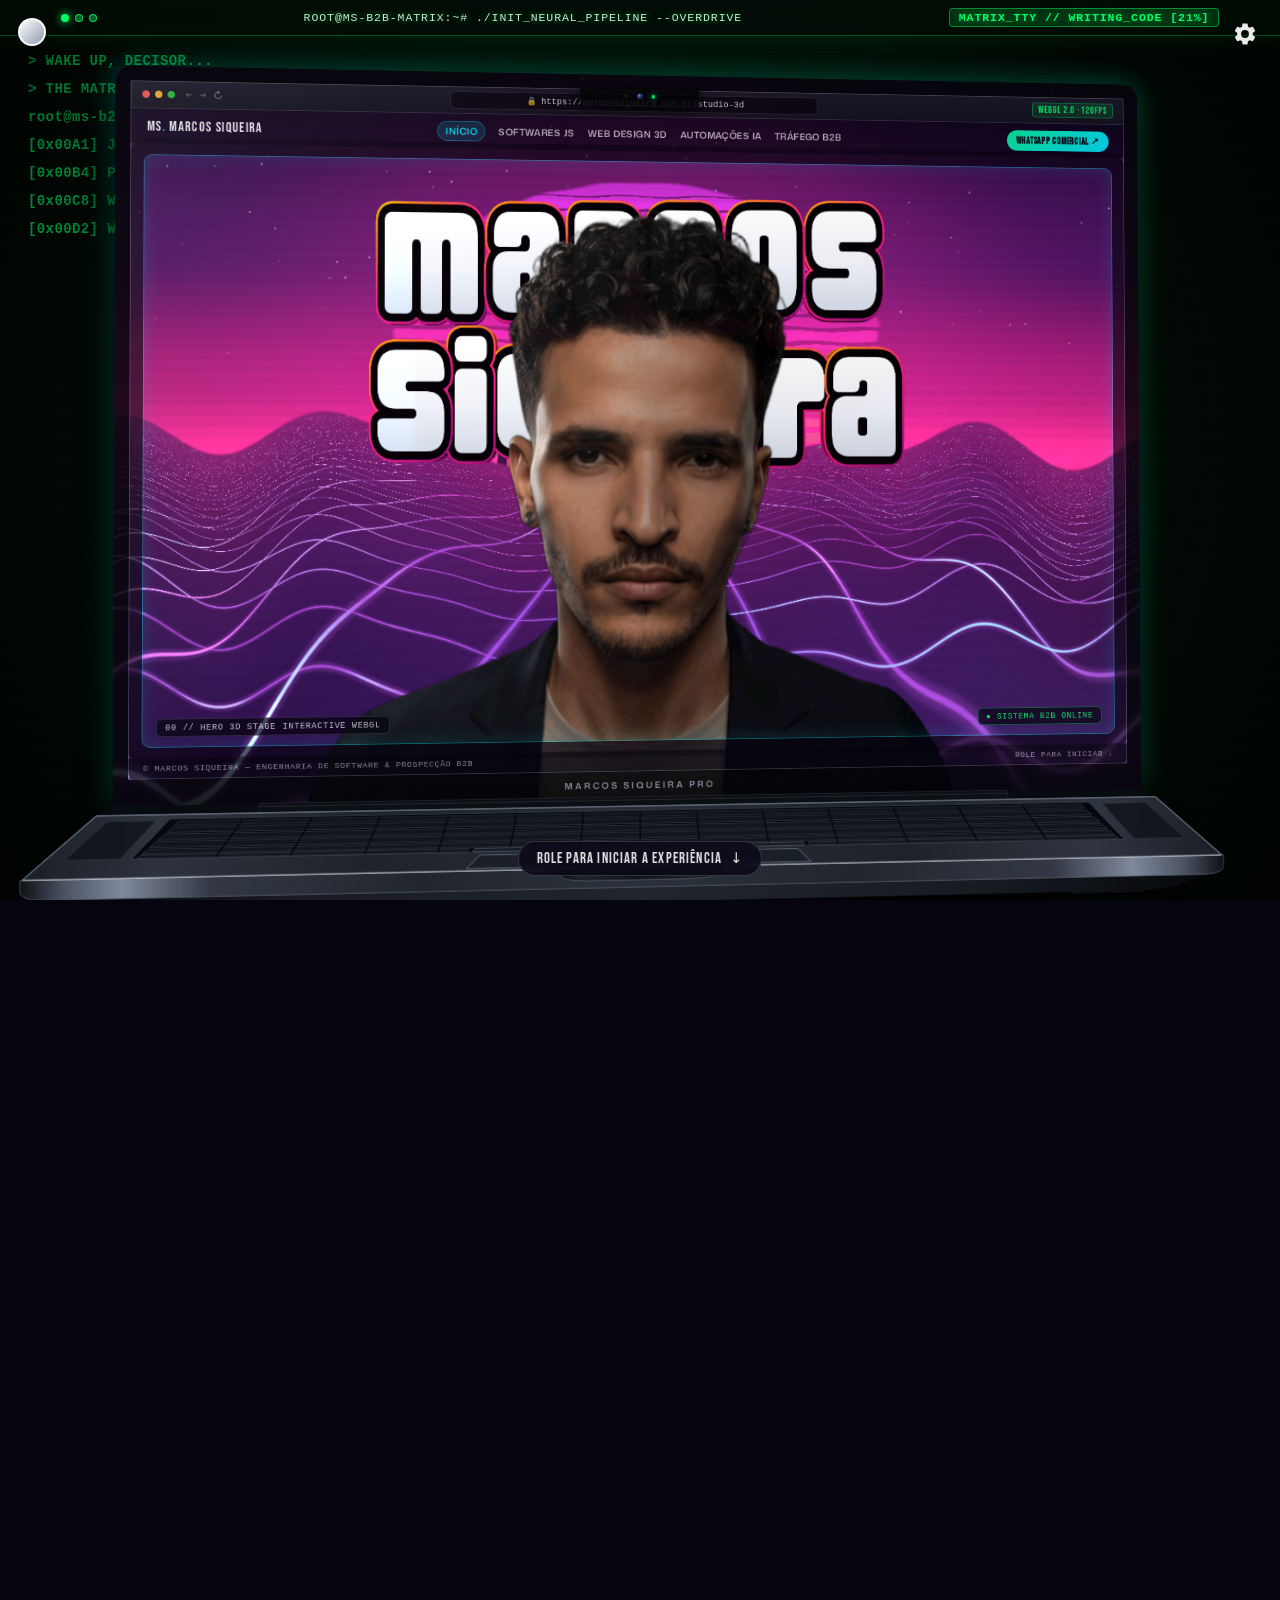
<file: index.html>
<!DOCTYPE html>
<html lang="pt-BR" data-ranger-theme="silver">

<head>
  <meta charset="utf-8" />
  <meta name="viewport" content="width=device-width, initial-scale=1, minimum-scale=1, maximum-scale=5" />
  <title>Marcos Siqueira — Engenharia JS, Web Design 3D, Automações IA &amp; Tráfego B2B</title>
  <meta name="description"
    content="Vitrine B2B Interativa de Marcos Siqueira: Criação de Softwares em JavaScript, Web Design 3D, Automações com IA no WhatsApp e Gestão de Tráfego Pago." />
  <link rel="icon" type="image/png" href="assets/icons/ms-favicon.png?v=14" />
  <link rel="shortcut icon" type="image/png" href="assets/icons/ms-favicon.png?v=14" />
  <link rel="apple-touch-icon" href="assets/icons/ms-favicon.png?v=14" />
  <link rel="stylesheet" href="css/b2b-studio.css?v=79" />
  <script defer src="js/three-vendor.min.js?v=79"></script>
  <script defer src="js/liquid-motion.js?v=79"></script>
</head>

<body>
  <!-- 1. Loading Overlay -->
  <div class="liquid-loader" aria-live="polite">
    <div class="liquid-loader-inner">
      <div class="liquid-loader-title">MARCOS SIQUEIRA<span class="dot-accent">.</span></div>
      <div class="liquid-loader-bar-track" id="loader-progressbar" role="progressbar" aria-valuemin="0"
        aria-valuemax="100" aria-valuenow="0">
        <div class="liquid-loader-bar-fill" id="loader-bar-fill"></div>
      </div>
      <div class="liquid-loader-meta">
        <span class="liquid-loader-status" id="loader-status-text">Inicializando Palco 3D...</span>
        <span class="liquid-loader-percent" id="loader-percent">0%</span>
      </div>
    </div>
  </div>

  <!-- 2. Top-Left: Single Selected Color Circle + Popover Menu of Other Colors -->
  <aside class="color-circle-widget" id="color-circle-widget" aria-label="Trocar Cor do Tema">
    <button type="button" class="color-circle-trigger" id="color-circle-trigger" aria-expanded="false"
      aria-controls="color-circles-menu" title="Trocar cor"></button>
    <div class="color-circles-menu" id="color-circles-menu" hidden>
      <button type="button" class="color-circle-option is-current-color" data-ranger-select="silver"
        style="--ball-color:linear-gradient(135deg,#FFFFFF,#8E9BAE)" aria-label="Prata"></button>
      <button type="button" class="color-circle-option" data-ranger-select="red"
        style="--ball-color:#FF1E27" aria-label="Vermelho"></button>
      <button type="button" class="color-circle-option" data-ranger-select="blue"
        style="--ball-color:#0088FF" aria-label="Azul"></button>
      <button type="button" class="color-circle-option" data-ranger-select="green"
        style="--ball-color:#00E676" aria-label="Verde"></button>
      <button type="button" class="color-circle-option" data-ranger-select="yellow"
        style="--ball-color:#FFD000" aria-label="Amarelo"></button>
      <button type="button" class="color-circle-option" data-ranger-select="pink"
        style="--ball-color:#FF2A85" aria-label="Rosa"></button>
      <button type="button" class="color-circle-option" data-ranger-select="black"
        style="--ball-color:#11130E" aria-label="Preto"></button>
    </div>
  </aside>

  <!-- 3. Top-Right: Flat White Gear Icon (Fraco / Normal / Forte) -->
  <aside class="quality-gear-widget" id="quality-gear-widget" aria-label="Qualidade Gráfica">
    <button type="button" class="quality-gear-btn" id="quality-gear-btn" aria-expanded="false"
      aria-controls="quality-gear-panel" title="Qualidade">
      <svg class="quality-gear-svg" viewBox="0 0 24 24" width="26" height="26" fill="#FFFFFF" aria-hidden="true">
        <path d="M19.14 12.94c.04-.31.06-.63.06-.94 0-.31-.02-.63-.06-.94l2.03-1.58a.49.49 0 0 0 .12-.61l-1.92-3.32a.49.49 0 0 0-.59-.22l-2.39.96c-.5-.38-1.03-.7-1.62-.94l-.36-2.54a.484.484 0 0 0-.48-.41h-3.84c-.24 0-.43.17-.47.41l-.36 2.54c-.59.24-1.13.57-1.62.94l-2.39-.96a.49.49 0 0 0-.59.22L2.74 8.87c-.12.21-.08.47.12.61l2.03 1.58c-.04.31-.06.63-.06.94s.02.63.06.94l-2.03 1.58a.49.49 0 0 0-.12.61l1.92 3.32c.12.22.37.29.59.22l2.39-.96c.5.38 1.03.7 1.62.94l.36 2.54c.05.24.24.41.48.41h3.84c.24 0 .44-.17.47-.41l.36-2.54c.59-.24 1.13-.56 1.62-.94l2.39.96c.22.08.47 0 .59-.22l1.92-3.32c.12-.22.07-.47-.12-.61l-2.01-1.58zM12 15.6A3.6 3.6 0 1 1 12 8.4a3.6 3.6 0 0 1 0 7.2z"/>
      </svg>
    </button>
    <div class="quality-gear-panel" id="quality-gear-panel" hidden>
      <div class="quality-options-row" role="radiogroup" aria-label="Qualidade do Site">
        <button type="button" class="quality-option-btn" data-quality-tier="low" role="radio" aria-checked="false">Fraco</button>
        <button type="button" class="quality-option-btn" data-quality-tier="medium" role="radio" aria-checked="false">Normal</button>
        <button type="button" class="quality-option-btn" data-quality-tier="high" role="radio" aria-checked="false">Forte</button>
      </div>
    </div>
  </aside>

  <!-- =====================================================================
       MASTER SCROLLYTELLING STAGE (CENA 1 -> CENA 2)
  ====================================================================== -->
  <main class="scrollytelling-master-track" id="scrollytelling-track">
    <div class="scrollytelling-sticky-stage" id="scrollytelling-stage">

      <!-- Layer 0: Deep Ambient Stage Backdrop (Desliga no TV-Off para o boot de BIOS e religa na Cena 2) -->
      <div class="stage-ambient-bg" id="stage-ambient-bg" aria-hidden="true">
        <div class="stage-ambient-grid"></div>
      </div>

      <!-- =================================================================
           CENA 1 (Camada de Trás, z-index: 10): Terminal Matrix no Fundo
           Escreve código/comandos numa pegada Matrix até as letras começarem a cair!
      ================================================================== -->
      <div class="scene1-matrix-terminal" id="scene1-matrix-terminal" aria-hidden="true">
        <div class="matrix-terminal-topbar">
          <div class="matrix-terminal-dots"><span></span><span></span><span></span></div>
          <span class="matrix-terminal-title">ROOT@MS-B2B-MATRIX:~# ./INIT_NEURAL_PIPELINE --OVERDRIVE</span>
          <span class="matrix-terminal-status" id="matrix-terminal-status">TYPING_BUFFER // 120HZ</span>
        </div>
        <canvas class="matrix-terminal-canvas" id="matrix-terminal-canvas"></canvas>
        <div class="matrix-terminal-scanlines"></div>
      </div>

      <!-- =================================================================
           CENA 1 (Camada da Frente, z-index: 20): MacBook Pro 16" Realista
           com a Primeira Cena Estática até o Efeito de TV Desligando!
      ================================================================== -->
      <div class="notebook-rig" id="notebook-rig">
        <div class="notebook-lid" id="notebook-lid">
          <!-- Moldura de Vidro Black Piano + Aro de Alumínio Usinado CNC -->
          <div class="notebook-glass-bezel" id="notebook-glass-bezel" aria-hidden="true"></div>

          <!-- Webcam Notch Realista estilo MacBook Pro 16" -->
          <div class="notebook-camera-notch" id="notebook-camera-notch" aria-hidden="true">
            <span class="notebook-camera-sensor"></span>
            <span class="notebook-camera-lens"></span>
            <span class="notebook-camera-led"></span>
          </div>

          <!-- Tela do Notebook (Inicia 100vw x 100dvh na Cena 1 e congela em imagem estática no scroll) -->
          <div class="hero-frame-card" id="hero-frame-card">
            <div data-gl="head" class="gl-canvas" aria-hidden="true"></div>
            <div class="gl-wrap" aria-hidden="true">
              <canvas class="gl"></canvas>
            </div>

            <!-- Imagem Estática Capturada da Primeira Cena (Fica fixa na tela do notebook até desligar!) -->
            <canvas class="notebook-static-screen" id="notebook-static-screen" aria-hidden="true"></canvas>

            <!-- Moldura de Site Desktop (Browser + Menus + UI de Site de Computador) dentro da tela do Notebook -->
            <div class="notebook-site-ui" id="notebook-site-ui" aria-hidden="true">
              <!-- Barra do Navegador Desktop -->
              <div class="nb-browser-bar">
                <div class="nb-browser-dots"><span></span><span></span><span></span></div>
                <div class="nb-browser-nav"><span>←</span><span>→</span><span>↻</span></div>
                <div class="nb-url-pill">
                  <span class="nb-lock">🔒</span>
                  <span>https://marcossiqueira.com.br/studio-3d</span>
                </div>
                <div class="nb-browser-meta">WEBGL 2.0 · 120FPS</div>
              </div>

              <!-- Menu & Header de Site de Computador dentro do Notebook -->
              <div class="nb-website-header">
                <div class="nb-site-brand">MS<span>.</span> MARCOS SIQUEIRA</div>
                <div class="nb-site-menu">
                  <span class="is-active">Início</span>
                  <span>Softwares JS</span>
                  <span>Web Design 3D</span>
                  <span>Automações IA</span>
                  <span>Tráfego B2B</span>
                </div>
                <div class="nb-site-cta">WhatsApp Comercial ↗</div>
              </div>

              <!-- Moldura Interna da Primeira Section dentro do Site -->
              <div class="nb-website-viewport-frame">
                <div class="nb-viewport-hud-left">
                  <span>01 // HERO 3D STAGE</span>
                  <span>INTERACTIVE WEBGL</span>
                </div>
                <div class="nb-viewport-hud-right">
                  <span>● SISTEMA B2B ONLINE</span>
                </div>
              </div>

              <!-- Rodapé da UI do Site dentro do Notebook -->
              <div class="nb-website-footerbar">
                <span>© MARCOS SIQUEIRA — ENGENHARIA DE SOFTWARE &amp; PROSPECÇÃO B2B</span>
                <span>ROLE PARA INICIAR ↓</span>
              </div>
            </div>

            <!-- Reflexo antirreflexo de vidro sutil da tela do MacBook Pro -->
            <div class="notebook-screen-glare" id="notebook-screen-glare" aria-hidden="true"></div>
          </div>

          <!-- Chin Inferior de Vidro com Gravação Metálica -->
          <div class="notebook-lid-chin" id="notebook-lid-chin" aria-hidden="true">
            <span>MARCOS SIQUEIRA PRO</span>
          </div>
        </div>

        <!-- Base Unibody em Alumínio Space-Black / Titanium (SVG Vetorial Fotorealista) -->
        <div class="notebook-base" id="notebook-base" aria-hidden="true">
          <svg class="notebook-base-svg" viewBox="0 0 1200 124" fill="none" xmlns="http://www.w3.org/2000/svg">
            <defs>
              <!-- Gradiente de Alumínio Anodizado do Top Case em Perspectiva -->
              <linearGradient id="mbpDeckGrad" x1="0" y1="10" x2="1200" y2="66" gradientUnits="userSpaceOnUse">
                <stop offset="0%" stop-color="#1D2028" />
                <stop offset="12%" stop-color="#353A47" />
                <stop offset="28%" stop-color="#232730" />
                <stop offset="50%" stop-color="#2E3340" />
                <stop offset="72%" stop-color="#22262F" />
                <stop offset="88%" stop-color="#373C4A" />
                <stop offset="100%" stop-color="#1B1E26" />
              </linearGradient>
              <!-- Gradiente Metálico Cilíndrico da Borda Frontal Usinada CNC -->
              <linearGradient id="mbpFrontLipGrad" x1="14" y1="74" x2="1186" y2="74" gradientUnits="userSpaceOnUse">
                <stop offset="0%" stop-color="#111318" />
                <stop offset="3.5%" stop-color="#586073" />
                <stop offset="8%" stop-color="#949EB4" />
                <stop offset="15%" stop-color="#3A404E" />
                <stop offset="32%" stop-color="#262A34" />
                <stop offset="50%" stop-color="#323744" />
                <stop offset="68%" stop-color="#262A34" />
                <stop offset="85%" stop-color="#3A404E" />
                <stop offset="92%" stop-color="#949EB4" />
                <stop offset="96.5%" stop-color="#586073" />
                <stop offset="100%" stop-color="#111318" />
              </linearGradient>
              <!-- Gradiente da Tampa Inferior (Bottom Case) -->
              <linearGradient id="mbpBottomCaseGrad" x1="40" y1="88" x2="1160" y2="104" gradientUnits="userSpaceOnUse">
                <stop offset="0%" stop-color="#090A0E" />
                <stop offset="20%" stop-color="#1B1E26" />
                <stop offset="50%" stop-color="#252934" />
                <stop offset="80%" stop-color="#1B1E26" />
                <stop offset="100%" stop-color="#090A0E" />
              </linearGradient>
              <!-- Gradiente do Entalhe Central de Abertura (Thumb Notch) -->
              <linearGradient id="mbpNotchGrad" x1="520" y1="68" x2="680" y2="68" gradientUnits="userSpaceOnUse">
                <stop offset="0%" stop-color="#0D0F14" />
                <stop offset="15%" stop-color="#222630" />
                <stop offset="50%" stop-color="#12151C" />
                <stop offset="85%" stop-color="#222630" />
                <stop offset="100%" stop-color="#0D0F14" />
              </linearGradient>
              <!-- Sombra Realista de Contato na Mesa -->
              <radialGradient id="mbpShadowGrad" cx="50%" cy="50%" r="50%">
                <stop offset="0%" stop-color="#000000" stop-opacity="0.95" />
                <stop offset="55%" stop-color="#000000" stop-opacity="0.65" />
                <stop offset="82%" stop-color="#001A0B" stop-opacity="0.25" />
                <stop offset="100%" stop-color="#000000" stop-opacity="0" />
              </radialGradient>
            </defs>

            <!-- 1. Sombra de Contato & Oclusão Ambiental sob o MacBook -->
            <ellipse cx="600" cy="110" rx="585" ry="13" fill="url(#mbpShadowGrad)" />
            <ellipse cx="600" cy="104" rx="535" ry="6" fill="rgba(0,0,0,0.88)" />

            <!-- 2. Pés de Borracha Inferiores (Left & Right Feet) -->
            <rect x="96" y="97" width="76" height="5" rx="2.5" fill="#07080B" stroke="#222630" stroke-width="0.6" />
            <rect x="1028" y="97" width="76" height="5" rx="2.5" fill="#07080B" stroke="#222630" stroke-width="0.6" />

            <!-- 3. Bottom Case Taper (Fundo chanfrado do Unibody) -->
            <path d="M 28 86 L 1172 86 L 1132 99 C 1118 101, 1090 101, 1060 101 L 140 101 C 110 101, 82 101, 68 99 Z"
              fill="url(#mbpBottomCaseGrad)" />

            <!-- 4. Dobradiça Central Cilíndrica (Display Hinge Clutch) -->
            <path d="M 94 2 L 1106 2 L 1114 11 L 86 11 Z" fill="#090B0F" />
            <rect x="235" y="1" width="730" height="10" rx="2" fill="#0D0F15" stroke="#262B36" stroke-width="0.7" />
            <line x1="235" y1="4" x2="965" y2="4" stroke="rgba(255,255,255,0.14)" stroke-width="0.8" />

            <!-- 5. Superfície Superior em Perspectiva do Top Case (Alumínio Usinado) -->
            <path d="M 84 10 L 1116 10 L 1184 68 L 16 68 Z"
              fill="url(#mbpDeckGrad)" stroke="#7C8599" stroke-width="1.1" />

            <!-- Grades de Som Laterais Microperfuradas em Perspectiva -->
            <polygon points="94,16 138,16 106,50 56,50" fill="#13161D" opacity="0.85" />
            <polygon points="1062,16 1106,16 1144,50 1094,50" fill="#13161D" opacity="0.85" />

            <!-- 6. Berço Rebaixado do Teclado Magic Keyboard (Matte Black Well) -->
            <polygon points="152,14 1048,14 1084,51 116,51"
              fill="#07080C" stroke="#393F4D" stroke-width="0.9" />

            <!-- Fileiras de Teclas Esculpidas em Perspectiva com Backlight Branco/Ciano Sutil -->
            <!-- Row 1 (ESC + Function Keys + Touch ID) -->
            <polygon points="160,16 1040,16 1044,20 156,20" fill="#13161E" stroke="rgba(210,235,255,0.22)" stroke-width="0.45" />
            <!-- Row 2 (Numbers) -->
            <polygon points="155,21.5 1045,21.5 1051,26.5 149,26.5" fill="#141720" stroke="rgba(210,235,255,0.25)" stroke-width="0.5" />
            <!-- Row 3 (QWERTY) -->
            <polygon points="148,28 1052,28 1059,33.2 141,33.2" fill="#151822" stroke="rgba(210,235,255,0.26)" stroke-width="0.5" />
            <!-- Row 4 (ASDF) -->
            <polygon points="140,34.7 1060,34.7 1067,40.2 133,40.2" fill="#151822" stroke="rgba(210,235,255,0.28)" stroke-width="0.5" />
            <!-- Row 5 (ZXCV) -->
            <polygon points="132,41.7 1068,41.7 1074,46.2 126,46.2" fill="#161923" stroke="rgba(210,235,255,0.28)" stroke-width="0.5" />
            <!-- Row 6 (Modifiers + Barra de Espaço Centralizada) -->
            <polygon points="125,47.2 435,47.2 433,50.2 121,50.2" fill="#161A24" stroke="rgba(210,235,255,0.26)" stroke-width="0.5" />
            <polygon points="440,47.2 760,47.2 762,50.2 438,50.2" fill="#191D28" stroke="rgba(220,245,255,0.38)" stroke-width="0.6" />
            <polygon points="765,47.2 1075,47.2 1079,50.2 767,50.2" fill="#161A24" stroke="rgba(210,235,255,0.26)" stroke-width="0.5" />

            <!-- Divisórias Verticais das Teclas para Textura Realista de Teclado -->
            <g stroke="#07080C" stroke-width="1.6" opacity="0.92">
              <line x1="220" y1="16" x2="195" y2="50" />
              <line x1="285" y1="16" x2="265" y2="50" />
              <line x1="350" y1="16" x2="335" y2="50" />
              <line x1="415" y1="16" x2="405" y2="50" />
              <line x1="480" y1="16" x2="474" y2="46.5" />
              <line x1="545" y1="16" x2="542" y2="46.5" />
              <line x1="600" y1="16" x2="600" y2="46.5" />
              <line x1="655" y1="16" x2="658" y2="46.5" />
              <line x1="720" y1="16" x2="726" y2="46.5" />
              <line x1="785" y1="16" x2="795" y2="50" />
              <line x1="850" y1="16" x2="865" y2="50" />
              <line x1="915" y1="16" x2="935" y2="50" />
              <line x1="980" y1="16" x2="1005" y2="50" />
            </g>

            <!-- 7. Trackpad Force Touch em Vidro Fosco Centralizado -->
            <polygon points="445,53.5 755,53.5 768,66 432,66"
              fill="#1E222C" stroke="#5E6678" stroke-width="0.85" />

            <!-- 8. Borda Frontal Cilíndrica em Alumínio CNC (Front Lip Profile) -->
            <path d="M 14 68 L 1186 68 L 1186 79 C 1186 84.5, 1177 87, 1164 87 L 36 87 C 23 87, 14 84.5, 14 79 Z"
              fill="url(#mbpFrontLipGrad)" stroke="#636C7E" stroke-width="0.7" />
            <!-- Highlight especular na quina superior do Front Lip -->
            <line x1="16" y1="68.6" x2="1184" y2="68.6" stroke="rgba(255,255,255,0.58)" stroke-width="1.1" />

            <!-- 9. Entalhe Côncavo Central para Abrir a Tampa (CNC Thumb Scoop Notch) -->
            <path d="M 516 68 L 684 68 L 676 76 C 672 79, 662 80, 650 80 L 550 80 C 538 80, 528 79, 524 76 Z"
              fill="url(#mbpNotchGrad)" stroke="rgba(255,255,255,0.28)" stroke-width="0.7" />
          </svg>
        </div>
      </div>

      <!-- Efeito CRT de TV Desligando no Corte Final do Notebook (Feixe Horizontal + Ponto de Fósforo) -->
      <div class="notebook-tv-fx" id="notebook-tv-fx" aria-hidden="true">
        <div class="tv-off-scanbeam" id="tv-off-scanbeam"></div>
        <div class="tv-off-phosphor-dot" id="tv-off-phosphor-dot"></div>
      </div>

      <div class="hero-scroll-cue" id="hero-scroll-cue" aria-hidden="true">
        <span>ROLE PARA INICIAR A EXPERIÊNCIA</span>
        <span>↓</span>
      </div>

      <!-- =================================================================
           CENA 2 (z-index: 30): Após o Reboot, Programa de Terminal (Tela Preta)
           Maximizando na Tela com Barra no Topo + Botão Iniciar no Footer!
      ================================================================== -->
      <section class="scene2-stage-layer" id="scene2-stage-layer" aria-label="Terminal Maximizado e Vitrine de Trabalhos">

        <!-- Barra Superior do Programa de Terminal Maximizado -->
        <div class="os-terminal-topbar">
          <div class="os-terminal-app-id">
            <span class="os-terminal-icon">&gt;_</span>
            <span class="os-terminal-title">C:\MARCOS_SIQUEIRA\B2B_OS\terminal.exe — [BIOS_REBOOT // ROOT@MS-STUDIO]</span>
          </div>
          <div class="os-terminal-win-controls" aria-hidden="true">
            <span class="win-ctrl">—</span>
            <span class="win-ctrl">□</span>
            <span class="win-ctrl win-ctrl--close">✕</span>
          </div>
        </div>

        <!-- Área Principal Preta do Terminal (Onde o _ pisca e depois abre o letreiro, setas e janelas) -->
        <div class="os-terminal-workspace">

          <!-- Inicialização estilo BIOS (só o _ piscando no escuro) que depois escreve o letreiro da Cena 2 -->
          <header class="scene2-top-header">
            <span class="scene2-eyebrow" id="scene2-eyebrow">ENGENHARIA DIGITAL &amp; PROSPECÇÃO B2B</span>
            <h1 class="scene2-typewriter-heading">
              <span id="scene2-typewriter-text" data-full-text="SOLUÇÕES QUE AUTOMATIZAM E ESCALAM SUA EMPRESA"></span><span class="scene2-caret" id="scene2-bios-caret" aria-hidden="true">_</span>
            </h1>
          </header>

          <!-- Setas Vetoriais Animadas que saem do topo e abrem as 4 janelas -->
          <svg class="scene2-arrows-svg" viewBox="0 0 1000 600" preserveAspectRatio="none" aria-hidden="true">
            <defs>
              <marker id="scene2ArrowHead" markerWidth="8" markerHeight="8" refX="6" refY="4" orient="auto">
                <path d="M0,0 L8,4 L0,8 Z" fill="#00F0FF" />
              </marker>
            </defs>
            <!-- Seta 1 -> Janela Superior Esquerda -->
            <path class="scene2-arrow-path" id="arrow-path-0" pathLength="1"
              d="M 460 88 C 360 95, 290 120, 260 158" marker-end="url(#scene2ArrowHead)" />
            <!-- Seta 2 -> Janela Superior Direita -->
            <path class="scene2-arrow-path" id="arrow-path-1" pathLength="1"
              d="M 540 88 C 640 95, 710 120, 740 158" marker-end="url(#scene2ArrowHead)" />
            <!-- Seta 3 -> Janela Inferior Esquerda -->
            <path class="scene2-arrow-path" id="arrow-path-2" pathLength="1"
              d="M 480 94 C 440 210, 340 295, 260 355" marker-end="url(#scene2ArrowHead)" />
            <!-- Seta 4 -> Janela Inferior Direita -->
            <path class="scene2-arrow-path" id="arrow-path-3" pathLength="1"
              d="M 520 94 C 560 210, 660 295, 740 355" marker-end="url(#scene2ArrowHead)" />
          </svg>

          <!-- 4 Janelas que se abrem mostrando o trabalho -->
          <div class="scene2-windows-grid">

            <!-- Janela 01 -->
            <article class="work-window" id="work-window-0" data-ranger-preview="blue">
              <div class="window-titlebar">
                <div class="window-dots"><span></span><span></span><span></span></div>
                <span class="window-code">01 // SOFTWARES_JS.APP</span>
                <span class="window-badge">SaaS · ERPs · IA</span>
              </div>
              <div class="window-body">
                <div>
                  <h3>Criação de Softwares &amp; Sistemas JS</h3>
                  <p>Painéis financeiros, CRMs sob medida e sistemas que leem notas fiscais e PDFs sozinhos com IA em menos de 1 segundo.</p>
                </div>
                <div class="window-preview-strip">
                  <span>Leitura IA de Nota Fiscal.pdf</span>
                  <strong>✓ Extraído em 0,7s</strong>
                </div>
                <button type="button" class="window-wa-btn" data-wa-direct="Olá Marcos Siqueira! Vi sua vitrine interativa e quero conversar sobre um *Software / Sistema em JS* para minha empresa.">
                  <span>Orçar Sistema no WhatsApp</span>
                  <span aria-hidden="true">↗</span>
                </button>
              </div>
            </article>

            <!-- Janela 02 -->
            <article class="work-window" id="work-window-1" data-ranger-preview="red">
              <div class="window-titlebar">
                <div class="window-dots"><span></span><span></span><span></span></div>
                <span class="window-code">02 // WEB_DESIGN_3D.GL</span>
                <span class="window-badge">Padrão Awwwards</span>
              </div>
              <div class="window-body">
                <div>
                  <h3>Web Design 3D &amp; Landing Pages B2B</h3>
                  <p>Páginas interativas de alto impacto (como esta animação) otimizadas para qualquer celular ou PC, feitas para converter decisores.</p>
                </div>
                <div class="window-preview-strip">
                  <span>Performance WebGL Adaptativa</span>
                  <strong>60–120Hz Fluido</strong>
                </div>
                <button type="button" class="window-wa-btn" data-wa-direct="Olá Marcos Siqueira! Vi sua vitrine interativa e quero criar um *Site 3D / Landing Page de Alta Conversão* para minha empresa.">
                  <span>Orçar Site no WhatsApp</span>
                  <span aria-hidden="true">↗</span>
                </button>
              </div>
            </article>

            <!-- Janela 03 -->
            <article class="work-window" id="work-window-2" data-ranger-preview="green">
              <div class="window-titlebar">
                <div class="window-dots"><span></span><span></span><span></span></div>
                <span class="window-code">03 // AUTOMACAO_IA.N8N</span>
                <span class="window-badge">WhatsApp 24/7</span>
              </div>
              <div class="window-body">
                <div>
                  <h3>Automações com IA &amp; SDR no WhatsApp</h3>
                  <p>Robôs inteligentes que atendem seus leads em 2 segundos, tiram dúvidas, agendam reuniões e atualizam seu CRM automaticamente.</p>
                </div>
                <div class="window-preview-strip">
                  <span>Agente SDR IA no WhatsApp</span>
                  <strong>✓ Reunião Agendada (1,2s)</strong>
                </div>
                <button type="button" class="window-wa-btn" data-wa-direct="Olá Marcos Siqueira! Vi sua vitrine interativa e quero implantar *Automações com IA no WhatsApp* na minha operação.">
                  <span>Orçar Automação no WhatsApp</span>
                  <span aria-hidden="true">↗</span>
                </button>
              </div>
            </article>

            <!-- Janela 04 -->
            <article class="work-window" id="work-window-3" data-ranger-preview="yellow">
              <div class="window-titlebar">
                <div class="window-dots"><span></span><span></span><span></span></div>
                <span class="window-code">04 // TRAFEGO_B2B.ADS</span>
                <span class="window-badge">Meta &amp; Google Ads</span>
              </div>
              <div class="window-body">
                <div>
                  <h3>Gestão de Tráfego Pago &amp; Escala B2B</h3>
                  <p>Anúncios estratégicos com rastreamento avançado levando clientes qualificados todos os dias direto para o seu funil automatizado.</p>
                </div>
                <div class="window-preview-strip">
                  <span>Tráfego + Site Rápido + IA 24h</span>
                  <strong>+60% Leads Qualificados</strong>
                </div>
                <button type="button" class="window-wa-btn" data-wa-direct="Olá Marcos Siqueira! Vi sua vitrine interativa e quero escalar minhas vendas com *Gestão de Tráfego Pago B2B*.">
                  <span>Orçar Tráfego no WhatsApp</span>
                  <span aria-hidden="true">↗</span>
                </button>
              </div>
            </article>

          </div>

          <!-- Botão Principal Direto para o WhatsApp -->
          <div class="scene2-bottom-bar" id="scene2-bottom-bar">
            <a href="#whatsapp" class="btn-wa-primary" data-wa-direct="Olá Marcos Siqueira! Vi sua apresentação interativa e quero conversar sobre um projeto para minha empresa.">
              <span class="live-pulse-dot" aria-hidden="true"></span>
              <span>Falar com Marcos no WhatsApp Agora</span>
              <span aria-hidden="true">↗</span>
            </a>
          </div>

        </div>

        <!-- Barra de Tarefas Inferior (Footer) com Botão INICIAR -->
        <footer class="os-taskbar-footer">
          <div class="os-taskbar-left">
            <button type="button" class="os-start-btn" data-wa-direct="Olá Marcos Siqueira! Vi sua apresentação interativa e quero conversar sobre um projeto para minha empresa.">
              <span class="os-start-logo" aria-hidden="true">❖</span>
              <span>INICIAR</span>
            </button>
            <div class="os-taskbar-active-app">
              <span class="os-taskbar-app-dot"></span>
              <span>&gt;_ terminal.exe — Vitrine B2B</span>
            </div>
          </div>
          <div class="os-taskbar-tray">
            <span class="os-tray-pill">IA 24/7</span>
            <span class="os-tray-pill">120Hz</span>
            <span class="os-tray-clock">MS_OS // ONLINE</span>
          </div>
        </footer>

      </section>

    </div>
  </main>
</body>

</html>
</file>
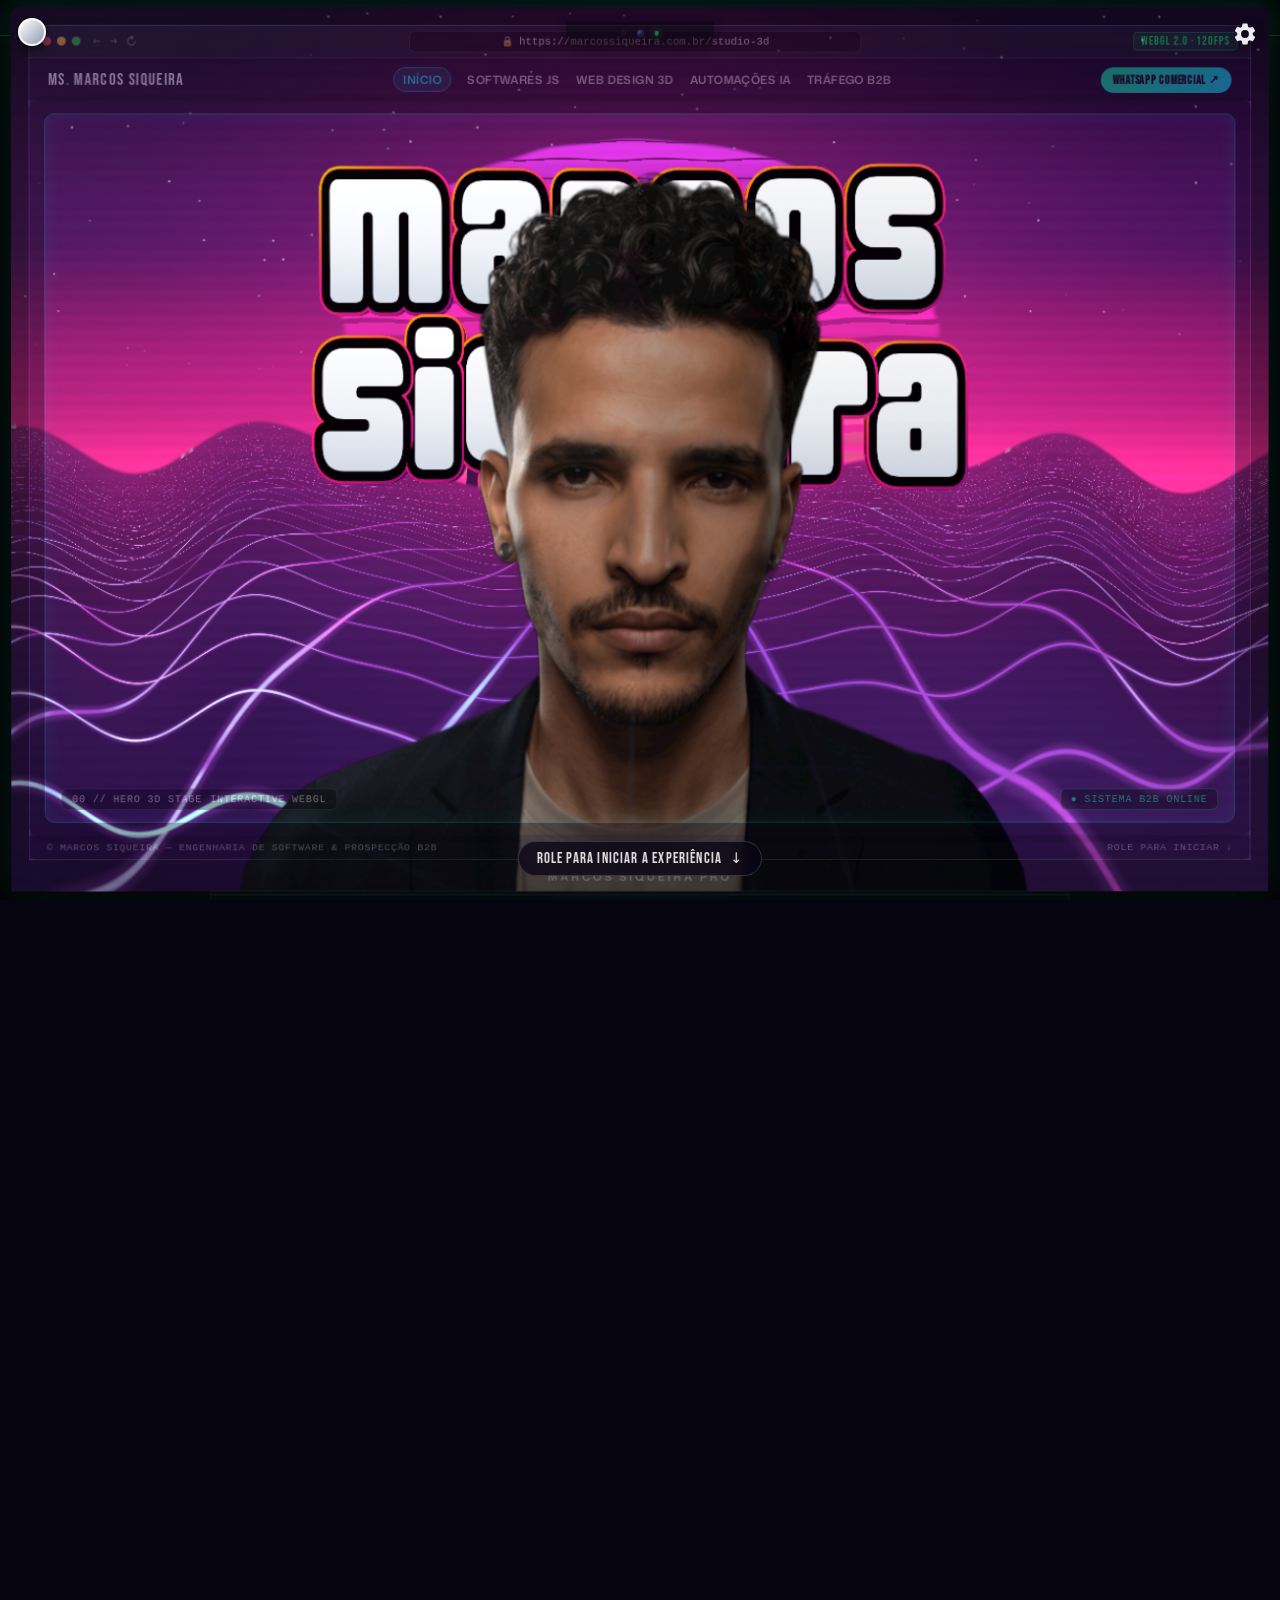
<file: versao-completa/index.html>
﻿<!DOCTYPE html>
<html lang="pt-BR" data-ranger-theme="silver" data-asset-root="../">

<head>
  <meta charset="utf-8" />
  <meta name="viewport" content="width=device-width, initial-scale=1, minimum-scale=1, maximum-scale=5" />
  <title>Marcos Siqueira — Engenharia JS, Web Design 3D, Automações IA &amp; Tráfego B2B</title>
  <meta name="description"
    content="Vitrine B2B Interativa de Marcos Siqueira: Criação de Softwares em JavaScript, Web Design 3D, Automações com IA no WhatsApp e Gestão de Tráfego Pago." />
  <link rel="icon" type="image/png" href="../assets/icons/ms-favicon.png?v=14" />
  <link rel="shortcut icon" type="image/png" href="../assets/icons/ms-favicon.png?v=14" />
  <link rel="apple-touch-icon" href="../assets/icons/ms-favicon.png?v=14" />
  <link rel="stylesheet" href="../css/b2b-studio.css?v=79" />
  <script defer src="../js/three-vendor.min.js?v=79"></script>
  <script defer src="../js/liquid-motion.js?v=79"></script>
</head>

<body>
  <!-- 1. Loading Overlay -->
  <div class="liquid-loader" aria-live="polite">
    <div class="liquid-loader-inner">
      <div class="liquid-loader-title">MARCOS SIQUEIRA<span class="dot-accent">.</span></div>
      <div class="liquid-loader-bar-track" id="loader-progressbar" role="progressbar" aria-valuemin="0"
        aria-valuemax="100" aria-valuenow="0">
        <div class="liquid-loader-bar-fill" id="loader-bar-fill"></div>
      </div>
      <div class="liquid-loader-meta">
        <span class="liquid-loader-status" id="loader-status-text">Inicializando Palco 3D...</span>
        <span class="liquid-loader-percent" id="loader-percent">0%</span>
      </div>
    </div>
  </div>

  <!-- 2. Top-Left: Single Selected Color Circle + Popover Menu of Other Colors -->
  <aside class="color-circle-widget" id="color-circle-widget" aria-label="Trocar Cor do Tema">
    <button type="button" class="color-circle-trigger" id="color-circle-trigger" aria-expanded="false"
      aria-controls="color-circles-menu" title="Trocar cor"></button>
    <div class="color-circles-menu" id="color-circles-menu" hidden>
      <button type="button" class="color-circle-option is-current-color" data-ranger-select="silver"
        style="--ball-color:linear-gradient(135deg,#FFFFFF,#8E9BAE)" aria-label="Prata"></button>
      <button type="button" class="color-circle-option" data-ranger-select="red"
        style="--ball-color:#FF1E27" aria-label="Vermelho"></button>
      <button type="button" class="color-circle-option" data-ranger-select="blue"
        style="--ball-color:#0088FF" aria-label="Azul"></button>
      <button type="button" class="color-circle-option" data-ranger-select="green"
        style="--ball-color:#00E676" aria-label="Verde"></button>
      <button type="button" class="color-circle-option" data-ranger-select="yellow"
        style="--ball-color:#FFD000" aria-label="Amarelo"></button>
      <button type="button" class="color-circle-option" data-ranger-select="pink"
        style="--ball-color:#FF2A85" aria-label="Rosa"></button>
      <button type="button" class="color-circle-option" data-ranger-select="black"
        style="--ball-color:#11130E" aria-label="Preto"></button>
    </div>
  </aside>

  <!-- 3. Top-Right: Flat White Gear Icon (Fraco / Normal / Forte) -->
  <aside class="quality-gear-widget" id="quality-gear-widget" aria-label="Qualidade Gráfica">
    <button type="button" class="quality-gear-btn" id="quality-gear-btn" aria-expanded="false"
      aria-controls="quality-gear-panel" title="Qualidade">
      <svg class="quality-gear-svg" viewBox="0 0 24 24" width="26" height="26" fill="#FFFFFF" aria-hidden="true">
        <path d="M19.14 12.94c.04-.31.06-.63.06-.94 0-.31-.02-.63-.06-.94l2.03-1.58a.49.49 0 0 0 .12-.61l-1.92-3.32a.49.49 0 0 0-.59-.22l-2.39.96c-.5-.38-1.03-.7-1.62-.94l-.36-2.54a.484.484 0 0 0-.48-.41h-3.84c-.24 0-.43.17-.47.41l-.36 2.54c-.59.24-1.13.57-1.62.94l-2.39-.96a.49.49 0 0 0-.59.22L2.74 8.87c-.12.21-.08.47.12.61l2.03 1.58c-.04.31-.06.63-.06.94s.02.63.06.94l-2.03 1.58a.49.49 0 0 0-.12.61l1.92 3.32c.12.22.37.29.59.22l2.39-.96c.5.38 1.03.7 1.62.94l.36 2.54c.05.24.24.41.48.41h3.84c.24 0 .44-.17.47-.41l.36-2.54c.59-.24 1.13-.56 1.62-.94l2.39.96c.22.08.47 0 .59-.22l1.92-3.32c.12-.22.07-.47-.12-.61l-2.01-1.58zM12 15.6A3.6 3.6 0 1 1 12 8.4a3.6 3.6 0 0 1 0 7.2z"/>
      </svg>
    </button>
    <div class="quality-gear-panel" id="quality-gear-panel" hidden>
      <div class="quality-options-row" role="radiogroup" aria-label="Qualidade do Site">
        <button type="button" class="quality-option-btn" data-quality-tier="low" role="radio" aria-checked="false">Fraco</button>
        <button type="button" class="quality-option-btn" data-quality-tier="medium" role="radio" aria-checked="false">Normal</button>
        <button type="button" class="quality-option-btn" data-quality-tier="high" role="radio" aria-checked="false">Forte</button>
      </div>
    </div>
  </aside>

  <!-- =====================================================================
       MASTER SCROLLYTELLING STAGE (CENA 1 -> CENA 2)
  ====================================================================== -->
  <main class="scrollytelling-master-track" id="scrollytelling-track">
    <div class="scrollytelling-sticky-stage" id="scrollytelling-stage">

      <!-- Layer 0: Deep Ambient Stage Backdrop (Desliga no TV-Off para o boot de BIOS e religa na Cena 2) -->
      <div class="stage-ambient-bg" id="stage-ambient-bg" aria-hidden="true">
        <div class="stage-ambient-grid"></div>
      </div>

      <!-- =================================================================
           CENA 1 (Camada de Trás, z-index: 10): Terminal Matrix no Fundo
           Escreve código/comandos numa pegada Matrix até as letras começarem a cair!
      ================================================================== -->
      <div class="scene1-matrix-terminal" id="scene1-matrix-terminal" aria-hidden="true">
        <div class="matrix-terminal-topbar">
          <div class="matrix-terminal-dots"><span></span><span></span><span></span></div>
          <span class="matrix-terminal-title">ROOT@MS-B2B-MATRIX:~# ./INIT_NEURAL_PIPELINE --OVERDRIVE</span>
          <span class="matrix-terminal-status" id="matrix-terminal-status">TYPING_BUFFER // 120HZ</span>
        </div>
        <canvas class="matrix-terminal-canvas" id="matrix-terminal-canvas"></canvas>
        <div class="matrix-terminal-scanlines"></div>
      </div>

      <!-- =================================================================
           CENA 1 (Camada da Frente, z-index: 20): MacBook Pro 16" Realista
           com a Primeira Cena Estática até o Efeito de TV Desligando!
      ================================================================== -->
      <div class="notebook-rig" id="notebook-rig">
        <div class="notebook-lid" id="notebook-lid">
          <!-- Moldura de Vidro Black Piano + Aro de Alumínio Usinado CNC -->
          <div class="notebook-glass-bezel" id="notebook-glass-bezel" aria-hidden="true"></div>

          <!-- Webcam Notch Realista estilo MacBook Pro 16" -->
          <div class="notebook-camera-notch" id="notebook-camera-notch" aria-hidden="true">
            <span class="notebook-camera-sensor"></span>
            <span class="notebook-camera-lens"></span>
            <span class="notebook-camera-led"></span>
          </div>

          <!-- Tela do Notebook (Inicia 100vw x 100dvh na Cena 1 e congela em imagem estática no scroll) -->
          <div class="hero-frame-card" id="hero-frame-card">
            <div data-gl="head" class="gl-canvas" aria-hidden="true"></div>
            <div class="gl-wrap" aria-hidden="true">
              <canvas class="gl"></canvas>
            </div>

            <!-- Imagem Estática Capturada da Primeira Cena (Fica fixa na tela do notebook até desligar!) -->
            <canvas class="notebook-static-screen" id="notebook-static-screen" aria-hidden="true"></canvas>

            <!-- Moldura de Site Desktop (Browser + Menus + UI de Site de Computador) dentro da tela do Notebook -->
            <div class="notebook-site-ui" id="notebook-site-ui" aria-hidden="true">
              <!-- Barra do Navegador Desktop -->
              <div class="nb-browser-bar">
                <div class="nb-browser-dots"><span></span><span></span><span></span></div>
                <div class="nb-browser-nav"><span>←</span><span>→</span><span>↻</span></div>
                <div class="nb-url-pill">
                  <span class="nb-lock">🔒</span>
                  <span>https://marcossiqueira.com.br/studio-3d</span>
                </div>
                <div class="nb-browser-meta">WEBGL 2.0 · 120FPS</div>
              </div>

              <!-- Menu & Header de Site de Computador dentro do Notebook -->
              <div class="nb-website-header">
                <div class="nb-site-brand">MS<span>.</span> MARCOS SIQUEIRA</div>
                <div class="nb-site-menu">
                  <span class="is-active">Início</span>
                  <span>Softwares JS</span>
                  <span>Web Design 3D</span>
                  <span>Automações IA</span>
                  <span>Tráfego B2B</span>
                </div>
                <div class="nb-site-cta">WhatsApp Comercial ↗</div>
              </div>

              <!-- Moldura Interna da Primeira Section dentro do Site -->
              <div class="nb-website-viewport-frame">
                <div class="nb-viewport-hud-left">
                  <span>01 // HERO 3D STAGE</span>
                  <span>INTERACTIVE WEBGL</span>
                </div>
                <div class="nb-viewport-hud-right">
                  <span>● SISTEMA B2B ONLINE</span>
                </div>
              </div>

              <!-- Rodapé da UI do Site dentro do Notebook -->
              <div class="nb-website-footerbar">
                <span>© MARCOS SIQUEIRA — ENGENHARIA DE SOFTWARE &amp; PROSPECÇÃO B2B</span>
                <span>ROLE PARA INICIAR ↓</span>
              </div>
            </div>

            <!-- Reflexo antirreflexo de vidro sutil da tela do MacBook Pro -->
            <div class="notebook-screen-glare" id="notebook-screen-glare" aria-hidden="true"></div>
          </div>

          <!-- Chin Inferior de Vidro com Gravação Metálica -->
          <div class="notebook-lid-chin" id="notebook-lid-chin" aria-hidden="true">
            <span>MARCOS SIQUEIRA PRO</span>
          </div>
        </div>

        <!-- Base Unibody em Alumínio Space-Black / Titanium (SVG Vetorial Fotorealista) -->
        <div class="notebook-base" id="notebook-base" aria-hidden="true">
          <svg class="notebook-base-svg" viewBox="0 0 1200 124" fill="none" xmlns="http://www.w3.org/2000/svg">
            <defs>
              <!-- Gradiente de Alumínio Anodizado do Top Case em Perspectiva -->
              <linearGradient id="mbpDeckGrad" x1="0" y1="10" x2="1200" y2="66" gradientUnits="userSpaceOnUse">
                <stop offset="0%" stop-color="#1D2028" />
                <stop offset="12%" stop-color="#353A47" />
                <stop offset="28%" stop-color="#232730" />
                <stop offset="50%" stop-color="#2E3340" />
                <stop offset="72%" stop-color="#22262F" />
                <stop offset="88%" stop-color="#373C4A" />
                <stop offset="100%" stop-color="#1B1E26" />
              </linearGradient>
              <!-- Gradiente Metálico Cilíndrico da Borda Frontal Usinada CNC -->
              <linearGradient id="mbpFrontLipGrad" x1="14" y1="74" x2="1186" y2="74" gradientUnits="userSpaceOnUse">
                <stop offset="0%" stop-color="#111318" />
                <stop offset="3.5%" stop-color="#586073" />
                <stop offset="8%" stop-color="#949EB4" />
                <stop offset="15%" stop-color="#3A404E" />
                <stop offset="32%" stop-color="#262A34" />
                <stop offset="50%" stop-color="#323744" />
                <stop offset="68%" stop-color="#262A34" />
                <stop offset="85%" stop-color="#3A404E" />
                <stop offset="92%" stop-color="#949EB4" />
                <stop offset="96.5%" stop-color="#586073" />
                <stop offset="100%" stop-color="#111318" />
              </linearGradient>
              <!-- Gradiente da Tampa Inferior (Bottom Case) -->
              <linearGradient id="mbpBottomCaseGrad" x1="40" y1="88" x2="1160" y2="104" gradientUnits="userSpaceOnUse">
                <stop offset="0%" stop-color="#090A0E" />
                <stop offset="20%" stop-color="#1B1E26" />
                <stop offset="50%" stop-color="#252934" />
                <stop offset="80%" stop-color="#1B1E26" />
                <stop offset="100%" stop-color="#090A0E" />
              </linearGradient>
              <!-- Gradiente do Entalhe Central de Abertura (Thumb Notch) -->
              <linearGradient id="mbpNotchGrad" x1="520" y1="68" x2="680" y2="68" gradientUnits="userSpaceOnUse">
                <stop offset="0%" stop-color="#0D0F14" />
                <stop offset="15%" stop-color="#222630" />
                <stop offset="50%" stop-color="#12151C" />
                <stop offset="85%" stop-color="#222630" />
                <stop offset="100%" stop-color="#0D0F14" />
              </linearGradient>
              <!-- Sombra Realista de Contato na Mesa -->
              <radialGradient id="mbpShadowGrad" cx="50%" cy="50%" r="50%">
                <stop offset="0%" stop-color="#000000" stop-opacity="0.95" />
                <stop offset="55%" stop-color="#000000" stop-opacity="0.65" />
                <stop offset="82%" stop-color="#001A0B" stop-opacity="0.25" />
                <stop offset="100%" stop-color="#000000" stop-opacity="0" />
              </radialGradient>
            </defs>

            <!-- 1. Sombra de Contato & Oclusão Ambiental sob o MacBook -->
            <ellipse cx="600" cy="110" rx="585" ry="13" fill="url(#mbpShadowGrad)" />
            <ellipse cx="600" cy="104" rx="535" ry="6" fill="rgba(0,0,0,0.88)" />

            <!-- 2. Pés de Borracha Inferiores (Left & Right Feet) -->
            <rect x="96" y="97" width="76" height="5" rx="2.5" fill="#07080B" stroke="#222630" stroke-width="0.6" />
            <rect x="1028" y="97" width="76" height="5" rx="2.5" fill="#07080B" stroke="#222630" stroke-width="0.6" />

            <!-- 3. Bottom Case Taper (Fundo chanfrado do Unibody) -->
            <path d="M 28 86 L 1172 86 L 1132 99 C 1118 101, 1090 101, 1060 101 L 140 101 C 110 101, 82 101, 68 99 Z"
              fill="url(#mbpBottomCaseGrad)" />

            <!-- 4. Dobradiça Central Cilíndrica (Display Hinge Clutch) -->
            <path d="M 94 2 L 1106 2 L 1114 11 L 86 11 Z" fill="#090B0F" />
            <rect x="235" y="1" width="730" height="10" rx="2" fill="#0D0F15" stroke="#262B36" stroke-width="0.7" />
            <line x1="235" y1="4" x2="965" y2="4" stroke="rgba(255,255,255,0.14)" stroke-width="0.8" />

            <!-- 5. Superfície Superior em Perspectiva do Top Case (Alumínio Usinado) -->
            <path d="M 84 10 L 1116 10 L 1184 68 L 16 68 Z"
              fill="url(#mbpDeckGrad)" stroke="#7C8599" stroke-width="1.1" />

            <!-- Grades de Som Laterais Microperfuradas em Perspectiva -->
            <polygon points="94,16 138,16 106,50 56,50" fill="#13161D" opacity="0.85" />
            <polygon points="1062,16 1106,16 1144,50 1094,50" fill="#13161D" opacity="0.85" />

            <!-- 6. Berço Rebaixado do Teclado Magic Keyboard (Matte Black Well) -->
            <polygon points="152,14 1048,14 1084,51 116,51"
              fill="#07080C" stroke="#393F4D" stroke-width="0.9" />

            <!-- Fileiras de Teclas Esculpidas em Perspectiva com Backlight Branco/Ciano Sutil -->
            <!-- Row 1 (ESC + Function Keys + Touch ID) -->
            <polygon points="160,16 1040,16 1044,20 156,20" fill="#13161E" stroke="rgba(210,235,255,0.22)" stroke-width="0.45" />
            <!-- Row 2 (Numbers) -->
            <polygon points="155,21.5 1045,21.5 1051,26.5 149,26.5" fill="#141720" stroke="rgba(210,235,255,0.25)" stroke-width="0.5" />
            <!-- Row 3 (QWERTY) -->
            <polygon points="148,28 1052,28 1059,33.2 141,33.2" fill="#151822" stroke="rgba(210,235,255,0.26)" stroke-width="0.5" />
            <!-- Row 4 (ASDF) -->
            <polygon points="140,34.7 1060,34.7 1067,40.2 133,40.2" fill="#151822" stroke="rgba(210,235,255,0.28)" stroke-width="0.5" />
            <!-- Row 5 (ZXCV) -->
            <polygon points="132,41.7 1068,41.7 1074,46.2 126,46.2" fill="#161923" stroke="rgba(210,235,255,0.28)" stroke-width="0.5" />
            <!-- Row 6 (Modifiers + Barra de Espaço Centralizada) -->
            <polygon points="125,47.2 435,47.2 433,50.2 121,50.2" fill="#161A24" stroke="rgba(210,235,255,0.26)" stroke-width="0.5" />
            <polygon points="440,47.2 760,47.2 762,50.2 438,50.2" fill="#191D28" stroke="rgba(220,245,255,0.38)" stroke-width="0.6" />
            <polygon points="765,47.2 1075,47.2 1079,50.2 767,50.2" fill="#161A24" stroke="rgba(210,235,255,0.26)" stroke-width="0.5" />

            <!-- Divisórias Verticais das Teclas para Textura Realista de Teclado -->
            <g stroke="#07080C" stroke-width="1.6" opacity="0.92">
              <line x1="220" y1="16" x2="195" y2="50" />
              <line x1="285" y1="16" x2="265" y2="50" />
              <line x1="350" y1="16" x2="335" y2="50" />
              <line x1="415" y1="16" x2="405" y2="50" />
              <line x1="480" y1="16" x2="474" y2="46.5" />
              <line x1="545" y1="16" x2="542" y2="46.5" />
              <line x1="600" y1="16" x2="600" y2="46.5" />
              <line x1="655" y1="16" x2="658" y2="46.5" />
              <line x1="720" y1="16" x2="726" y2="46.5" />
              <line x1="785" y1="16" x2="795" y2="50" />
              <line x1="850" y1="16" x2="865" y2="50" />
              <line x1="915" y1="16" x2="935" y2="50" />
              <line x1="980" y1="16" x2="1005" y2="50" />
            </g>

            <!-- 7. Trackpad Force Touch em Vidro Fosco Centralizado -->
            <polygon points="445,53.5 755,53.5 768,66 432,66"
              fill="#1E222C" stroke="#5E6678" stroke-width="0.85" />

            <!-- 8. Borda Frontal Cilíndrica em Alumínio CNC (Front Lip Profile) -->
            <path d="M 14 68 L 1186 68 L 1186 79 C 1186 84.5, 1177 87, 1164 87 L 36 87 C 23 87, 14 84.5, 14 79 Z"
              fill="url(#mbpFrontLipGrad)" stroke="#636C7E" stroke-width="0.7" />
            <!-- Highlight especular na quina superior do Front Lip -->
            <line x1="16" y1="68.6" x2="1184" y2="68.6" stroke="rgba(255,255,255,0.58)" stroke-width="1.1" />

            <!-- 9. Entalhe Côncavo Central para Abrir a Tampa (CNC Thumb Scoop Notch) -->
            <path d="M 516 68 L 684 68 L 676 76 C 672 79, 662 80, 650 80 L 550 80 C 538 80, 528 79, 524 76 Z"
              fill="url(#mbpNotchGrad)" stroke="rgba(255,255,255,0.28)" stroke-width="0.7" />
          </svg>
        </div>
      </div>

      <!-- Efeito CRT de TV Desligando no Corte Final do Notebook (Feixe Horizontal + Ponto de Fósforo) -->
      <div class="notebook-tv-fx" id="notebook-tv-fx" aria-hidden="true">
        <div class="tv-off-scanbeam" id="tv-off-scanbeam"></div>
        <div class="tv-off-phosphor-dot" id="tv-off-phosphor-dot"></div>
      </div>

      <div class="hero-scroll-cue" id="hero-scroll-cue" aria-hidden="true">
        <span>ROLE PARA INICIAR A EXPERIÊNCIA</span>
        <span>↓</span>
      </div>

      <!-- =================================================================
           CENA 2 (z-index: 30): Após o Reboot, Programa de Terminal (Tela Preta)
           Maximizando na Tela com Barra no Topo + Botão Iniciar no Footer!
      ================================================================== -->
      <section class="scene2-stage-layer" id="scene2-stage-layer" aria-label="Terminal Maximizado e Vitrine de Trabalhos">

        <!-- Barra Superior do Programa de Terminal Maximizado -->
        <div class="os-terminal-topbar">
          <div class="os-terminal-app-id">
            <span class="os-terminal-icon">&gt;_</span>
            <span class="os-terminal-title">C:\MARCOS_SIQUEIRA\B2B_OS\terminal.exe — [BIOS_REBOOT // ROOT@MS-STUDIO]</span>
          </div>
          <div class="os-terminal-win-controls" aria-hidden="true">
            <span class="win-ctrl">—</span>
            <span class="win-ctrl">□</span>
            <span class="win-ctrl win-ctrl--close">✕</span>
          </div>
        </div>

        <!-- Área Principal Preta do Terminal (Onde o _ pisca e depois abre o letreiro, setas e janelas) -->
        <div class="os-terminal-workspace">

          <!-- Inicialização estilo BIOS (só o _ piscando no escuro) que depois escreve o letreiro da Cena 2 -->
          <header class="scene2-top-header">
            <span class="scene2-eyebrow" id="scene2-eyebrow">ENGENHARIA DIGITAL &amp; PROSPECÇÃO B2B</span>
            <h1 class="scene2-typewriter-heading">
              <span id="scene2-typewriter-text" data-full-text="SOLUÇÕES QUE AUTOMATIZAM E ESCALAM SUA EMPRESA"></span><span class="scene2-caret" id="scene2-bios-caret" aria-hidden="true">_</span>
            </h1>
          </header>

          <!-- Setas Vetoriais Animadas que saem do topo e abrem as 4 janelas -->
          <svg class="scene2-arrows-svg" viewBox="0 0 1000 600" preserveAspectRatio="none" aria-hidden="true">
            <defs>
              <marker id="scene2ArrowHead" markerWidth="8" markerHeight="8" refX="6" refY="4" orient="auto">
                <path d="M0,0 L8,4 L0,8 Z" fill="#00F0FF" />
              </marker>
            </defs>
            <!-- Seta 1 -> Janela Superior Esquerda -->
            <path class="scene2-arrow-path" id="arrow-path-0" pathLength="1"
              d="M 460 88 C 360 95, 290 120, 260 158" marker-end="url(#scene2ArrowHead)" />
            <!-- Seta 2 -> Janela Superior Direita -->
            <path class="scene2-arrow-path" id="arrow-path-1" pathLength="1"
              d="M 540 88 C 640 95, 710 120, 740 158" marker-end="url(#scene2ArrowHead)" />
            <!-- Seta 3 -> Janela Inferior Esquerda -->
            <path class="scene2-arrow-path" id="arrow-path-2" pathLength="1"
              d="M 480 94 C 440 210, 340 295, 260 355" marker-end="url(#scene2ArrowHead)" />
            <!-- Seta 4 -> Janela Inferior Direita -->
            <path class="scene2-arrow-path" id="arrow-path-3" pathLength="1"
              d="M 520 94 C 560 210, 660 295, 740 355" marker-end="url(#scene2ArrowHead)" />
          </svg>

          <!-- 4 Janelas que se abrem mostrando o trabalho -->
          <div class="scene2-windows-grid">

            <!-- Janela 01 -->
            <article class="work-window" id="work-window-0" data-ranger-preview="blue">
              <div class="window-titlebar">
                <div class="window-dots"><span></span><span></span><span></span></div>
                <span class="window-code">01 // SOFTWARES_JS.APP</span>
                <span class="window-badge">SaaS · ERPs · IA</span>
              </div>
              <div class="window-body">
                <div>
                  <h3>Criação de Softwares &amp; Sistemas JS</h3>
                  <p>Painéis financeiros, CRMs sob medida e sistemas que leem notas fiscais e PDFs sozinhos com IA em menos de 1 segundo.</p>
                </div>
                <div class="window-preview-strip">
                  <span>Leitura IA de Nota Fiscal.pdf</span>
                  <strong>✓ Extraído em 0,7s</strong>
                </div>
                <button type="button" class="window-wa-btn" data-wa-direct="Olá Marcos Siqueira! Vi sua vitrine interativa e quero conversar sobre um *Software / Sistema em JS* para minha empresa.">
                  <span>Orçar Sistema no WhatsApp</span>
                  <span aria-hidden="true">↗</span>
                </button>
              </div>
            </article>

            <!-- Janela 02 -->
            <article class="work-window" id="work-window-1" data-ranger-preview="red">
              <div class="window-titlebar">
                <div class="window-dots"><span></span><span></span><span></span></div>
                <span class="window-code">02 // WEB_DESIGN_3D.GL</span>
                <span class="window-badge">Padrão Awwwards</span>
              </div>
              <div class="window-body">
                <div>
                  <h3>Web Design 3D &amp; Landing Pages B2B</h3>
                  <p>Páginas interativas de alto impacto (como esta animação) otimizadas para qualquer celular ou PC, feitas para converter decisores.</p>
                </div>
                <div class="window-preview-strip">
                  <span>Performance WebGL Adaptativa</span>
                  <strong>60–120Hz Fluido</strong>
                </div>
                <button type="button" class="window-wa-btn" data-wa-direct="Olá Marcos Siqueira! Vi sua vitrine interativa e quero criar um *Site 3D / Landing Page de Alta Conversão* para minha empresa.">
                  <span>Orçar Site no WhatsApp</span>
                  <span aria-hidden="true">↗</span>
                </button>
              </div>
            </article>

            <!-- Janela 03 -->
            <article class="work-window" id="work-window-2" data-ranger-preview="green">
              <div class="window-titlebar">
                <div class="window-dots"><span></span><span></span><span></span></div>
                <span class="window-code">03 // AUTOMACAO_IA.N8N</span>
                <span class="window-badge">WhatsApp 24/7</span>
              </div>
              <div class="window-body">
                <div>
                  <h3>Automações com IA &amp; SDR no WhatsApp</h3>
                  <p>Robôs inteligentes que atendem seus leads em 2 segundos, tiram dúvidas, agendam reuniões e atualizam seu CRM automaticamente.</p>
                </div>
                <div class="window-preview-strip">
                  <span>Agente SDR IA no WhatsApp</span>
                  <strong>✓ Reunião Agendada (1,2s)</strong>
                </div>
                <button type="button" class="window-wa-btn" data-wa-direct="Olá Marcos Siqueira! Vi sua vitrine interativa e quero implantar *Automações com IA no WhatsApp* na minha operação.">
                  <span>Orçar Automação no WhatsApp</span>
                  <span aria-hidden="true">↗</span>
                </button>
              </div>
            </article>

            <!-- Janela 04 -->
            <article class="work-window" id="work-window-3" data-ranger-preview="yellow">
              <div class="window-titlebar">
                <div class="window-dots"><span></span><span></span><span></span></div>
                <span class="window-code">04 // TRAFEGO_B2B.ADS</span>
                <span class="window-badge">Meta &amp; Google Ads</span>
              </div>
              <div class="window-body">
                <div>
                  <h3>Gestão de Tráfego Pago &amp; Escala B2B</h3>
                  <p>Anúncios estratégicos com rastreamento avançado levando clientes qualificados todos os dias direto para o seu funil automatizado.</p>
                </div>
                <div class="window-preview-strip">
                  <span>Tráfego + Site Rápido + IA 24h</span>
                  <strong>+60% Leads Qualificados</strong>
                </div>
                <button type="button" class="window-wa-btn" data-wa-direct="Olá Marcos Siqueira! Vi sua vitrine interativa e quero escalar minhas vendas com *Gestão de Tráfego Pago B2B*.">
                  <span>Orçar Tráfego no WhatsApp</span>
                  <span aria-hidden="true">↗</span>
                </button>
              </div>
            </article>

          </div>

          <!-- Botão Principal Direto para o WhatsApp -->
          <div class="scene2-bottom-bar" id="scene2-bottom-bar">
            <a href="#whatsapp" class="btn-wa-primary" data-wa-direct="Olá Marcos Siqueira! Vi sua apresentação interativa e quero conversar sobre um projeto para minha empresa.">
              <span class="live-pulse-dot" aria-hidden="true"></span>
              <span>Falar com Marcos no WhatsApp Agora</span>
              <span aria-hidden="true">↗</span>
            </a>
          </div>

        </div>

        <!-- Barra de Tarefas Inferior (Footer) com Botão INICIAR -->
        <footer class="os-taskbar-footer">
          <div class="os-taskbar-left">
            <button type="button" class="os-start-btn" data-wa-direct="Olá Marcos Siqueira! Vi sua apresentação interativa e quero conversar sobre um projeto para minha empresa.">
              <span class="os-start-logo" aria-hidden="true">❖</span>
              <span>INICIAR</span>
            </button>
            <div class="os-taskbar-active-app">
              <span class="os-taskbar-app-dot"></span>
              <span>&gt;_ terminal.exe — Vitrine B2B</span>
            </div>
          </div>
          <div class="os-taskbar-tray">
            <span class="os-tray-pill">IA 24/7</span>
            <span class="os-tray-pill">120Hz</span>
            <span class="os-tray-clock">MS_OS // ONLINE</span>
          </div>
        </footer>

      </section>

    </div>
  </main>
</body>

</html>
</file>
<file: css/b2b-studio.css>
@import url("https://fonts.googleapis.com/css2?family=Bebas+Neue&family=Inter:wght@400;500;600;700&display=swap");

@font-face {
  font-family: "Mona Sans Variable";
  src: url("../assets/fonts/MonaSans-VariableFont_wdth,wght.woff2") format("woff2");
  font-weight: 200 900;
  font-style: normal;
  font-display: swap;
}

:root {
  --font-display: "Bebas Neue", system-ui, sans-serif;
  --font-sans: "Mona Sans Variable", "Inter", system-ui, -apple-system, sans-serif;

  --bg-obsidian: #06040E;
  --bg-card: rgba(16, 11, 32, 0.86);
  --bg-card-hover: rgba(24, 17, 46, 0.94);

  --accent: #00F0FF;
  --accent-magenta: #FF007A;
  --wa-emerald: #00F59B;

  --text-primary: #F8FAFC;
  --text-secondary: #C4B5FD;
  --text-muted: #8B7AA8;

  --border-hairline: rgba(255, 255, 255, 0.12);
  --ease-out: cubic-bezier(0.22, 1, 0.36, 1);
}

*,
*::before,
*::after {
  box-sizing: border-box;
  margin: 0;
  padding: 0;
}

html {
  background: var(--bg-obsidian);
  color: var(--text-primary);
  font-family: var(--font-sans);
  -webkit-font-smoothing: antialiased;
}

body {
  width: 100%;
  min-height: 100vh;
  background: var(--bg-obsidian);
  color: var(--text-primary);
  overflow-x: hidden;
}

.dot-accent,
.text-accent {
  color: var(--accent);
}

/* =========================================================================
   1. Loading Screen
   ========================================================================= */
.liquid-loader {
  position: fixed;
  inset: 0;
  z-index: 200;
  display: flex;
  align-items: center;
  justify-content: center;
  padding: 1.5rem;
  background: radial-gradient(circle at 50% 40%, #140B2E 0%, #06040E 75%);
  transition: opacity 0.5s var(--ease-out), visibility 0.5s var(--ease-out);
}

.liquid-loader.is-loaded {
  opacity: 0;
  visibility: hidden;
  pointer-events: none;
}

.liquid-loader-inner {
  width: min(360px, 100%);
  display: flex;
  flex-direction: column;
  align-items: center;
  gap: 0.85rem;
}

.liquid-loader-title {
  font-family: var(--font-display);
  font-size: clamp(2.4rem, 5vw, 3.8rem);
  letter-spacing: 0.06em;
  line-height: 1;
  color: #FFFFFF;
}

.liquid-loader-bar-track {
  width: 100%;
  height: 6px;
  border-radius: 999px;
  background: rgba(255, 255, 255, 0.08);
  overflow: hidden;
}

.liquid-loader-bar-fill {
  width: 0%;
  height: 100%;
  border-radius: 999px;
  background: linear-gradient(90deg, var(--accent), var(--wa-emerald));
  box-shadow: 0 0 14px var(--accent);
  transition: width 0.25s var(--ease-out);
}

.liquid-loader-meta {
  width: 100%;
  display: flex;
  justify-content: space-between;
  align-items: center;
  font-size: 0.72rem;
  letter-spacing: 0.1em;
  text-transform: uppercase;
  color: var(--text-muted);
}

.liquid-loader-percent {
  font-family: var(--font-display);
  font-size: 1.1rem;
  color: var(--accent);
}

/* =========================================================================
   2. Minimal Corner Controls (Left: Single Color Circle | Right: White Gear)
   ========================================================================= */
.color-circle-widget {
  position: fixed;
  top: 1.1rem;
  left: 1.15rem;
  z-index: 120;
  display: flex;
  flex-direction: column;
  align-items: center;
  gap: 0.55rem;
}

.color-circle-trigger {
  width: 28px;
  height: 28px;
  border-radius: 50%;
  background: var(--active-circle-bg, linear-gradient(135deg, #FFFFFF, #8E9BAE));
  border: 2px solid rgba(255, 255, 255, 0.92);
  box-shadow: 0 4px 12px rgba(0, 0, 0, 0.6);
  cursor: pointer;
  transition: transform 0.22s var(--ease-out);
}

.color-circle-trigger:hover,
.color-circle-trigger[aria-expanded="true"] {
  transform: scale(1.14);
}

.color-circles-menu {
  display: flex;
  flex-direction: column;
  align-items: center;
  gap: 0.5rem;
}

.color-circles-menu[hidden] {
  display: none !important;
}

.color-circle-option {
  width: 25px;
  height: 25px;
  border-radius: 50%;
  background: var(--ball-color);
  border: 2px solid rgba(255, 255, 255, 0.78);
  box-shadow: 0 3px 10px rgba(0, 0, 0, 0.55);
  cursor: pointer;
  transition: transform 0.18s var(--ease-out);
}

.color-circle-option:hover {
  transform: scale(1.18);
  border-color: #FFFFFF;
}

.color-circle-option.is-current-color {
  display: none !important;
}

.quality-gear-widget {
  position: fixed;
  top: 1.1rem;
  right: 1.15rem;
  z-index: 120;
  display: flex;
  flex-direction: column;
  align-items: flex-end;
}

.quality-gear-btn {
  display: inline-flex;
  align-items: center;
  justify-content: center;
  padding: 0.2rem;
  background: transparent;
  border: none;
  color: #FFFFFF;
  cursor: pointer;
  opacity: 0.92;
  transition: transform 0.35s var(--ease-out), opacity 0.2s ease;
}

.quality-gear-btn:hover,
.quality-gear-btn[aria-expanded="true"] {
  opacity: 1;
  transform: rotate(90deg) scale(1.08);
}

.quality-gear-svg {
  width: 26px;
  height: 26px;
  fill: #FFFFFF;
  filter: drop-shadow(0 2px 6px rgba(0, 0, 0, 0.65));
}

.quality-gear-panel {
  margin-top: 0.5rem;
  padding: 0.45rem;
  border-radius: 12px;
  background: rgba(10, 6, 24, 0.94);
  backdrop-filter: blur(12px);
  -webkit-backdrop-filter: blur(12px);
  border: 1px solid rgba(255, 255, 255, 0.15);
  box-shadow: 0 14px 32px rgba(0, 0, 0, 0.75);
}

.quality-gear-panel[hidden] {
  display: none !important;
}

.quality-options-row {
  display: grid;
  grid-template-columns: repeat(3, 1fr);
  gap: 0.35rem;
}

.quality-option-btn {
  padding: 0.4rem 0.7rem;
  border-radius: 8px;
  background: rgba(255, 255, 255, 0.06);
  border: 1px solid rgba(255, 255, 255, 0.12);
  color: rgba(255, 255, 255, 0.82);
  font-family: var(--font-display);
  font-size: 0.95rem;
  letter-spacing: 0.05em;
  text-transform: uppercase;
  cursor: pointer;
  transition: all 0.18s ease;
}

.quality-option-btn:hover {
  background: rgba(255, 255, 255, 0.15);
  color: #FFFFFF;
}

.quality-option-btn.is-active {
  background: #FFFFFF;
  border-color: #FFFFFF;
  color: #06040E;
  font-weight: 700;
}

/* =========================================================================
   3. Master Scrollytelling Track (Cena 1 + Cena 2 inside 1 Sticky Viewport)
   ========================================================================= */
.scrollytelling-master-track {
  position: relative;
  width: 100%;
  height: 460vh;
}

.scrollytelling-sticky-stage {
  position: sticky;
  top: 0;
  width: 100%;
  height: 100vh;
  height: 100dvh;
  overflow: hidden;
  display: flex;
  align-items: center;
  justify-content: center;
  background: #010103;
}

/* Deep Ambient Stage Background (Powers off during CRT TV-off & BIOS boot, powers back on in Cena 2) */
.stage-ambient-bg {
  position: absolute;
  inset: 0;
  z-index: 1;
  background:
    radial-gradient(circle at 50% 42%, rgba(255, 0, 122, 0.16) 0%, rgba(18, 8, 44, 0.92) 48%, #06030F 85%);
  overflow: hidden;
  will-change: opacity;
}

.stage-ambient-grid {
  position: absolute;
  inset: 0;
  background-image:
    linear-gradient(rgba(0, 240, 255, 0.05) 1px, transparent 1px),
    linear-gradient(90deg, rgba(255, 0, 122, 0.05) 1px, transparent 1px);
  background-size: 56px 56px;
  mask-image: radial-gradient(circle at 50% 50%, black 30%, transparent 85%);
  -webkit-mask-image: radial-gradient(circle at 50% 50%, black 30%, transparent 85%);
}

/* =========================================================================
   4. CENA 1 (Fundo, z-index: 10): Matrix Terminal & Falling Digital Rain
   ========================================================================= */
.scene1-matrix-terminal {
  position: absolute;
  inset: 0;
  z-index: 10;
  pointer-events: none;
  opacity: 0;
  overflow: hidden;
  background:
    radial-gradient(circle at 50% 48%, rgba(0, 42, 18, 0.78) 0%, rgba(2, 12, 6, 0.96) 76%),
    #020804;
  transform-origin: center center;
  will-change: transform, opacity, filter;
}

.matrix-terminal-topbar {
  position: absolute;
  top: 0;
  left: 0;
  right: 0;
  height: 36px;
  z-index: 3;
  display: flex;
  align-items: center;
  justify-content: space-between;
  padding: 0 3.8rem;
  background: rgba(1, 14, 6, 0.92);
  border-bottom: 1px solid rgba(0, 255, 102, 0.28);
  box-shadow: 0 4px 20px rgba(0, 255, 102, 0.08);
  font-family: "Consolas", "Monaco", "Courier New", monospace;
  font-size: 0.72rem;
  letter-spacing: 0.08em;
  color: #00FF66;
}

.matrix-terminal-dots {
  display: flex;
  align-items: center;
  gap: 6px;
}

.matrix-terminal-dots span {
  width: 8px;
  height: 8px;
  border-radius: 50%;
  background: rgba(0, 255, 102, 0.35);
  border: 1px solid rgba(0, 255, 102, 0.75);
}

.matrix-terminal-dots span:first-child {
  background: #00FF66;
  box-shadow: 0 0 8px #00FF66;
}

.matrix-terminal-title {
  color: rgba(210, 255, 225, 0.92);
  text-shadow: 0 0 10px rgba(0, 255, 102, 0.55);
  white-space: nowrap;
  overflow: hidden;
  text-overflow: ellipsis;
}

.matrix-terminal-status {
  padding: 0.14rem 0.55rem;
  border-radius: 4px;
  background: rgba(0, 255, 102, 0.14);
  border: 1px solid rgba(0, 255, 102, 0.45);
  color: #00FF66;
  font-weight: 700;
  text-shadow: 0 0 8px rgba(0, 255, 102, 0.65);
  white-space: nowrap;
}

.matrix-terminal-canvas {
  position: absolute;
  top: 36px;
  left: 0;
  width: 100%;
  height: calc(100% - 36px);
  display: block;
  z-index: 1;
}

.matrix-terminal-scanlines {
  position: absolute;
  inset: 0;
  z-index: 2;
  pointer-events: none;
  background:
    repeating-linear-gradient(
      0deg,
      rgba(0, 0, 0, 0.24) 0px,
      rgba(0, 0, 0, 0.24) 1px,
      transparent 1px,
      transparent 3px
    ),
    radial-gradient(circle at 50% 50%, transparent 55%, rgba(0, 0, 0, 0.65) 100%);
}

/* =========================================================================
   5. CENA 1 (Frente, z-index: 20): Photorealistic MacBook Pro 16" Unibody
      + CRT TV Power-Off Transition
   ========================================================================= */
.notebook-rig {
  position: relative;
  z-index: 20;
  width: 100%;
  height: 100%;
  display: flex;
  flex-direction: column;
  align-items: center;
  justify-content: center;
  transform-origin: center center;
  will-change: transform, opacity, filter;
}

.notebook-lid {
  position: relative;
  width: 100%;
  height: 100%;
  background: #040407;
  border-radius: 0px;
  box-shadow:
    0 45px 110px rgba(0, 0, 0, 0.94),
    0 0 60px rgba(0, 0, 0, 0.85);
  overflow: hidden;
}

/* CNC Anodized Aluminum Outer Rim + Piano Black Glass Display Bezel */
.notebook-glass-bezel {
  position: absolute;
  inset: 0;
  z-index: 15;
  pointer-events: none;
  opacity: 0;
  border-radius: inherit;
  border-top: 18px solid #040508;
  border-left: 18px solid #040508;
  border-right: 18px solid #040508;
  border-bottom: 32px solid #05060A;
  box-shadow:
    /* Outer CNC Aluminum Chamfer Rim */
    inset 0 0 0 1px rgba(255, 255, 255, 0.14),
    0 0 0 2px #262A34,
    0 -1.5px 0 2px #8B94A8,
    0 0 0 3.5px #101218,
    /* Inner Screen Panel Hairline Edge */
    inset 0 0 0 1px rgba(255, 255, 255, 0.08);
}

/* Realistic MacBook Pro 16" Camera Housing Notch */
.notebook-camera-notch {
  position: absolute;
  top: 15px;
  left: 50%;
  transform: translateX(-50%);
  z-index: 17;
  width: 152px;
  height: 24px;
  border-radius: 0 0 10px 10px;
  background: #040508;
  border: 1px solid rgba(255, 255, 255, 0.07);
  border-top: none;
  display: flex;
  align-items: center;
  justify-content: center;
  gap: 10px;
  opacity: 0;
  pointer-events: none;
  box-shadow: 0 4px 12px rgba(0, 0, 0, 0.75);
}

.notebook-camera-sensor {
  width: 5px;
  height: 5px;
  border-radius: 50%;
  background: #0B0D14;
  border: 1px solid rgba(255, 255, 255, 0.08);
}

.notebook-camera-lens {
  width: 9px;
  height: 9px;
  border-radius: 50%;
  background:
    radial-gradient(circle at 32% 32%, #60A5FA 0%, #1E3A8A 38%, #040711 72%);
  border: 1.5px solid #161922;
  box-shadow: inset 0 0 2px rgba(255, 255, 255, 0.35);
}

.notebook-camera-led {
  width: 4.5px;
  height: 4.5px;
  border-radius: 50%;
  background: #00FF66;
  box-shadow: 0 0 7px #00FF66;
}

.hero-frame-card {
  position: relative;
  z-index: 5;
  width: 100%;
  height: 100%;
  overflow: hidden;
  background: #080414;
}

.gl-canvas,
.gl-wrap {
  position: absolute;
  top: 50%;
  left: 50%;
  width: 100%;
  height: 100%;
  transform: translate(-50%, -50%);
}

canvas.gl {
  display: block;
  width: 100%;
  height: 100%;
}

/* Static Snapshot Canvas of the First Scene inside the Notebook (Never squishes on mobile!) */
.notebook-static-screen {
  position: absolute;
  top: 50%;
  left: 50%;
  z-index: 6;
  width: 100%;
  height: 100%;
  transform: translate(-50%, -50%);
  display: block;
  opacity: 0;
  pointer-events: none;
}

/* =========================================================================
   5A. Desktop Browser + Website UI Frame INSIDE the Notebook Screen
       (Makes Cena 1 look like a Desktop Website open inside the Laptop!)
   ========================================================================= */
.notebook-site-ui {
  position: absolute;
  inset: 18px 18px 32px 18px;
  z-index: 8;
  display: flex;
  flex-direction: column;
  justify-content: space-between;
  pointer-events: none;
  opacity: 0;
  border-radius: 8px;
  overflow: hidden;
  box-shadow: inset 0 0 0 1px rgba(255, 255, 255, 0.14);
  will-change: opacity;
}

/* Row 1: Desktop Browser Chrome / Address Bar */
.nb-browser-bar {
  height: 34px;
  padding: 0 14px;
  background: linear-gradient(180deg, #181A24 0%, #10121A 100%);
  border-bottom: 1px solid rgba(255, 255, 255, 0.1);
  display: flex;
  align-items: center;
  gap: 12px;
  flex-shrink: 0;
}

.nb-browser-dots {
  display: flex;
  align-items: center;
  gap: 6px;
}

.nb-browser-dots span {
  width: 9px;
  height: 9px;
  border-radius: 50%;
}

.nb-browser-dots span:nth-child(1) { background: #FF5F56; }
.nb-browser-dots span:nth-child(2) { background: #FFBD2E; }
.nb-browser-dots span:nth-child(3) { background: #27C93F; }

.nb-browser-nav {
  display: flex;
  align-items: center;
  gap: 8px;
  font-size: 0.75rem;
  color: rgba(255, 255, 255, 0.48);
}

.nb-url-pill {
  flex: 1;
  max-width: 460px;
  margin: 0 auto;
  height: 22px;
  padding: 0 12px;
  border-radius: 6px;
  background: rgba(5, 6, 11, 0.85);
  border: 1px solid rgba(255, 255, 255, 0.12);
  display: flex;
  align-items: center;
  justify-content: center;
  gap: 6px;
  font-family: "Consolas", "Monaco", monospace;
  font-size: 0.68rem;
  color: rgba(255, 255, 255, 0.85);
  white-space: nowrap;
  overflow: hidden;
}

.nb-lock {
  font-size: 0.62rem;
}

.nb-browser-meta {
  font-family: var(--font-display);
  font-size: 0.72rem;
  letter-spacing: 0.08em;
  color: #00FF66;
  padding: 2px 7px;
  border-radius: 4px;
  background: rgba(0, 255, 102, 0.12);
  border: 1px solid rgba(0, 255, 102, 0.35);
}

/* Row 2: Desktop Website Navbar & Menus inside the Browser */
.nb-website-header {
  height: 44px;
  padding: 0 20px;
  background: rgba(8, 6, 20, 0.82);
  backdrop-filter: blur(10px);
  -webkit-backdrop-filter: blur(10px);
  border-bottom: 1px solid rgba(255, 255, 255, 0.12);
  display: flex;
  align-items: center;
  justify-content: space-between;
  flex-shrink: 0;
}

.nb-site-brand {
  font-family: var(--font-display);
  font-size: 1.05rem;
  letter-spacing: 0.08em;
  color: #FFFFFF;
}

.nb-site-brand span {
  color: var(--accent);
}

.nb-site-menu {
  display: flex;
  align-items: center;
  gap: 16px;
  font-size: 0.72rem;
  font-weight: 600;
  letter-spacing: 0.04em;
  text-transform: uppercase;
  color: rgba(255, 255, 255, 0.72);
}

.nb-site-menu span.is-active {
  color: var(--accent);
  padding: 3px 9px;
  border-radius: 999px;
  background: rgba(0, 240, 255, 0.14);
  border: 1px solid rgba(0, 240, 255, 0.38);
}

.nb-site-cta {
  padding: 5px 12px;
  border-radius: 999px;
  background: linear-gradient(135deg, #00F59B 0%, #00E5FF 100%);
  color: #050811;
  font-family: var(--font-display);
  font-size: 0.78rem;
  font-weight: 700;
  letter-spacing: 0.06em;
}

/* Framed Website Hero Section inside the Computer Browser */
.nb-website-viewport-frame {
  position: relative;
  flex: 1;
  margin: 12px 16px;
  border-radius: 10px;
  border: 1.5px solid rgba(0, 240, 255, 0.42);
  box-shadow:
    0 0 0 20px rgba(7, 5, 16, 0.76),
    inset 0 0 24px rgba(0, 240, 255, 0.16);
  display: flex;
  align-items: flex-end;
  justify-content: space-between;
  padding: 12px 16px;
}

.nb-viewport-hud-left,
.nb-viewport-hud-right {
  display: inline-flex;
  align-items: center;
  gap: 8px;
  padding: 4px 10px;
  border-radius: 6px;
  background: rgba(6, 4, 16, 0.82);
  border: 1px solid rgba(255, 255, 255, 0.15);
  font-family: "Consolas", "Monaco", monospace;
  font-size: 0.64rem;
  letter-spacing: 0.08em;
  color: rgba(255, 255, 255, 0.85);
}

.nb-viewport-hud-right {
  color: #00FF66;
  border-color: rgba(0, 255, 102, 0.4);
}

/* Bottom Website Status Footer inside Browser */
.nb-website-footerbar {
  height: 26px;
  padding: 0 18px;
  background: rgba(8, 6, 18, 0.9);
  border-top: 1px solid rgba(255, 255, 255, 0.1);
  display: flex;
  align-items: center;
  justify-content: space-between;
  font-family: "Consolas", "Monaco", monospace;
  font-size: 0.62rem;
  letter-spacing: 0.08em;
  color: rgba(255, 255, 255, 0.6);
  flex-shrink: 0;
}

/* Anti-Reflective Glass Display Sheen */
.notebook-screen-glare {
  position: absolute;
  inset: 0;
  z-index: 9;
  pointer-events: none;
  opacity: 0;
  background:
    linear-gradient(
      118deg,
      rgba(255, 255, 255, 0.085) 0%,
      rgba(255, 255, 255, 0.025) 26%,
      transparent 34%,
      transparent 76%,
      rgba(255, 255, 255, 0.03) 100%
    );
}

/* Bottom Glass Bezel Chin with Metallic Engraved Wordmark */
.notebook-lid-chin {
  position: absolute;
  bottom: 0;
  left: 0;
  right: 0;
  height: 32px;
  z-index: 17;
  display: flex;
  align-items: center;
  justify-content: center;
  font-family: var(--font-sans);
  font-size: 0.68rem;
  font-weight: 600;
  letter-spacing: 0.28em;
  background: linear-gradient(90deg, #646D80 0%, #B4BDD0 50%, #646D80 100%);
  -webkit-background-clip: text;
  background-clip: text;
  color: transparent;
  opacity: 0;
  pointer-events: none;
}

/* Photorealistic Vector SVG MacBook Pro 16" Unibody Base
   (Flex child with height: 0 so it ALWAYS stays attached to the bottom of .notebook-lid on both mobile and desktop!) */
.notebook-base {
  position: relative;
  width: 122%;
  height: 0;
  margin-top: -2px;
  z-index: 18;
  display: flex;
  flex-direction: column;
  align-items: center;
  pointer-events: none;
  opacity: 0;
  overflow: visible;
}

.notebook-base-svg {
  width: 100%;
  height: auto;
  display: block;
  flex-shrink: 0;
  overflow: visible;
  filter: drop-shadow(0 24px 42px rgba(0, 0, 0, 0.92));
}

/* =========================================================================
   5B. CRT TV Power-Off Effect Overlay (Horizontal Scanbeam + Phosphor Dot)
   ========================================================================= */
.notebook-tv-fx {
  position: absolute;
  inset: 0;
  z-index: 24;
  display: flex;
  align-items: center;
  justify-content: center;
  pointer-events: none;
  opacity: 0;
  visibility: hidden;
  will-change: transform, opacity;
}

.tv-off-scanbeam {
  position: absolute;
  width: 100vw;
  height: 6px;
  border-radius: 999px;
  background: #FFFFFF;
  box-shadow:
    0 0 14px 4px #FFFFFF,
    0 0 36px 10px rgba(0, 240, 255, 0.94),
    0 0 80px 22px rgba(0, 255, 102, 0.85);
  transform: scaleX(0) scaleY(1);
  opacity: 0;
  will-change: transform, opacity;
}

.tv-off-phosphor-dot {
  position: absolute;
  width: 22px;
  height: 22px;
  border-radius: 50%;
  background: radial-gradient(
    circle,
    #FFFFFF 0%,
    #E6FFF2 38%,
    #00F0FF 68%,
    rgba(0, 255, 102, 0) 100%
  );
  box-shadow:
    0 0 18px 6px #FFFFFF,
    0 0 42px 14px rgba(0, 240, 255, 0.95),
    0 0 85px 26px rgba(0, 255, 102, 0.85);
  transform: scale(0);
  opacity: 0;
  will-change: transform, opacity;
}

/* Minimal Scroll Prompt at scrollY = 0 */
.hero-scroll-cue {
  position: absolute;
  bottom: 1.5rem;
  left: 50%;
  transform: translateX(-50%);
  z-index: 25;
  display: inline-flex;
  align-items: center;
  gap: 0.5rem;
  padding: 0.48rem 1.1rem;
  border-radius: 999px;
  background: rgba(8, 5, 20, 0.78);
  backdrop-filter: blur(10px);
  -webkit-backdrop-filter: blur(10px);
  border: 1px solid rgba(255, 255, 255, 0.16);
  font-family: var(--font-display);
  font-size: 0.92rem;
  letter-spacing: 0.08em;
  color: rgba(255, 255, 255, 0.88);
  pointer-events: none;
  transition: opacity 0.3s ease, transform 0.3s ease;
}

.hero-scroll-cue.is-hidden {
  opacity: 0;
  transform: translate(-50%, 10px);
}

/* =========================================================================
   6. CENA 2: Black Terminal Program Maximizing on Screen
      (Top Program Bar + Pure Black Terminal Workspace + Bottom Iniciar Footer)
   ========================================================================= */
.scene2-stage-layer {
  position: absolute;
  inset: 0;
  z-index: 30;
  pointer-events: none;
  display: flex;
  flex-direction: column;
  justify-content: space-between;
  background: #020305;
  border: 1px solid rgba(0, 255, 102, 0.35);
  box-shadow: 0 30px 90px rgba(0, 0, 0, 0.95);
  overflow: hidden;
  opacity: 0;
  transform-origin: center center;
  will-change: transform, opacity, border-radius;
}

.scene2-stage-layer.is-interactive {
  pointer-events: auto;
}

/* Top Window Title Bar of the Maximized Terminal Program */
.os-terminal-topbar {
  height: 36px;
  padding: 0 1rem;
  background: linear-gradient(180deg, #12161F 0%, #090B10 100%);
  border-bottom: 1px solid rgba(0, 255, 102, 0.28);
  display: flex;
  align-items: center;
  justify-content: space-between;
  flex-shrink: 0;
  z-index: 40;
  user-select: none;
}

.os-terminal-app-id {
  display: flex;
  align-items: center;
  gap: 0.55rem;
  overflow: hidden;
}

.os-terminal-icon {
  display: inline-flex;
  align-items: center;
  justify-content: center;
  padding: 0.1rem 0.38rem;
  border-radius: 4px;
  background: rgba(0, 255, 102, 0.16);
  border: 1px solid rgba(0, 255, 102, 0.5);
  font-family: "Consolas", "Monaco", monospace;
  font-size: 0.72rem;
  font-weight: 700;
  color: #00FF66;
}

.os-terminal-title {
  font-family: "Consolas", "Monaco", "Courier New", monospace;
  font-size: 0.74rem;
  letter-spacing: 0.05em;
  color: rgba(230, 255, 240, 0.9);
  white-space: nowrap;
  overflow: hidden;
  text-overflow: ellipsis;
}

.os-terminal-win-controls {
  display: flex;
  align-items: center;
  gap: 0.35rem;
}

.win-ctrl {
  width: 24px;
  height: 22px;
  border-radius: 4px;
  background: rgba(255, 255, 255, 0.05);
  border: 1px solid rgba(255, 255, 255, 0.12);
  display: inline-flex;
  align-items: center;
  justify-content: center;
  font-family: sans-serif;
  font-size: 0.68rem;
  color: rgba(255, 255, 255, 0.78);
}

.win-ctrl--close {
  background: rgba(255, 30, 55, 0.22);
  border-color: rgba(255, 60, 80, 0.45);
  color: #FF8A98;
}

/* Main Pure Black Terminal Workspace (Between Top Bar and Bottom Iniciar Footer) */
.os-terminal-workspace {
  position: relative;
  flex: 1;
  width: 100%;
  background:
    radial-gradient(circle at 50% 35%, rgba(0, 255, 102, 0.04) 0%, transparent 65%),
    #020305;
  display: flex;
  flex-direction: column;
  justify-content: space-between;
  padding: clamp(0.85rem, 2vh, 1.5rem) clamp(1rem, 3.2vw, 3.2rem);
  overflow: hidden;
}

/* Bottom OS Taskbar Footer with "INICIAR" Button */
.os-taskbar-footer {
  height: 40px;
  padding: 0 0.85rem;
  background: linear-gradient(180deg, #0E121A 0%, #07090E 100%);
  border-top: 1px solid rgba(0, 255, 102, 0.28);
  display: flex;
  align-items: center;
  justify-content: space-between;
  flex-shrink: 0;
  z-index: 40;
}

.os-taskbar-left {
  display: flex;
  align-items: center;
  gap: 0.6rem;
}

.os-start-btn {
  height: 28px;
  padding: 0 0.85rem;
  border-radius: 6px;
  background: linear-gradient(135deg, #00FF66 0%, #00D9F5 100%);
  border: 1px solid rgba(255, 255, 255, 0.6);
  color: #03070B;
  font-family: var(--font-display);
  font-size: 0.92rem;
  font-weight: 700;
  letter-spacing: 0.08em;
  display: inline-flex;
  align-items: center;
  gap: 0.4rem;
  cursor: pointer;
  box-shadow: 0 0 14px rgba(0, 255, 102, 0.4);
  transition: transform 0.18s ease, box-shadow 0.18s ease;
}

.os-start-btn:hover {
  transform: scale(1.04);
  box-shadow: 0 0 22px rgba(0, 255, 102, 0.7);
}

.os-start-logo {
  font-size: 0.9rem;
}

.os-taskbar-active-app {
  height: 28px;
  padding: 0 0.75rem;
  border-radius: 5px;
  background: rgba(0, 255, 102, 0.1);
  border: 1px solid rgba(0, 255, 102, 0.35);
  display: inline-flex;
  align-items: center;
  gap: 0.45rem;
  font-family: "Consolas", "Monaco", monospace;
  font-size: 0.72rem;
  color: #E2F8EC;
}

.os-taskbar-app-dot {
  width: 7px;
  height: 7px;
  border-radius: 50%;
  background: #00FF66;
  box-shadow: 0 0 8px #00FF66;
}

.os-taskbar-tray {
  display: flex;
  align-items: center;
  gap: 0.5rem;
  font-family: "Consolas", "Monaco", monospace;
  font-size: 0.68rem;
  color: rgba(255, 255, 255, 0.72);
}

.os-tray-pill {
  padding: 0.15rem 0.48rem;
  border-radius: 4px;
  background: rgba(255, 255, 255, 0.06);
  border: 1px solid rgba(255, 255, 255, 0.12);
  color: #00F0FF;
}

.os-tray-clock {
  color: #00FF66;
  font-weight: 700;
}

/* Top Typewriter Banner */
.scene2-top-header {
  position: relative;
  z-index: 35;
  text-align: center;
  max-width: 860px;
  margin: 0 auto;
}

.scene2-eyebrow {
  display: inline-block;
  font-size: 0.7rem;
  font-weight: 700;
  letter-spacing: 0.16em;
  text-transform: uppercase;
  color: var(--accent);
  padding: 0.22rem 0.75rem;
  border-radius: 999px;
  background: rgba(0, 240, 255, 0.1);
  border: 1px solid rgba(0, 240, 255, 0.32);
  margin-bottom: 0.45rem;
  opacity: 0;
  will-change: opacity;
}

.scene2-typewriter-heading {
  font-family: var(--font-display);
  font-size: clamp(1.85rem, 3.8vw, 3.2rem);
  font-weight: 400;
  line-height: 1.02;
  letter-spacing: 0.04em;
  color: #FFFFFF;
  min-height: 1.1em;
}

.scene2-caret {
  display: inline-block;
  font-family: "Consolas", "Monaco", "Courier New", monospace;
  font-weight: 700;
  color: #00FF66;
  margin-left: 3px;
  text-shadow:
    0 0 10px #00FF66,
    0 0 22px rgba(0, 255, 102, 0.85);
  animation: caretBlink 0.75s steps(1, end) infinite;
}

@keyframes caretBlink {
  0%, 100% { opacity: 1; }
  50% { opacity: 0; }
}

/* Animated Vector Arrows SVG Connecting Header to the 4 Work Windows */
.scene2-arrows-svg {
  position: absolute;
  inset: 0;
  width: 100%;
  height: 100%;
  z-index: 31;
  pointer-events: none;
}

.scene2-arrow-path {
  fill: none;
  stroke: var(--accent);
  stroke-width: 2;
  stroke-linecap: round;
  filter: drop-shadow(0 0 8px rgba(0, 240, 255, 0.55));
  stroke-dasharray: 1;
  stroke-dashoffset: 1;
}

.scene2-arrow-head {
  fill: var(--accent);
  opacity: 0;
  transition: opacity 0.2s ease;
}

/* 4 Work Windows Grid */
.scene2-windows-grid {
  position: relative;
  z-index: 35;
  width: min(1160px, 100%);
  margin: auto;
  display: grid;
  grid-template-columns: repeat(2, minmax(0, 1fr));
  gap: clamp(0.65rem, 1.5vw, 1.15rem);
}

.work-window {
  border-radius: 16px;
  background: rgba(13, 9, 28, 0.88);
  backdrop-filter: blur(16px);
  -webkit-backdrop-filter: blur(16px);
  border: 1px solid rgba(0, 240, 255, 0.28);
  box-shadow:
    0 18px 45px rgba(0, 0, 0, 0.72),
    inset 0 1px 0 rgba(255, 255, 255, 0.14);
  overflow: hidden;
  display: flex;
  flex-direction: column;
  transform-origin: top center;
  will-change: transform, opacity;
  opacity: 0;
  transform: translate3d(0, 18px, 0) scaleY(0.15) scaleX(0.92);
  transition: border-color 0.25s ease, box-shadow 0.25s ease;
}

.work-window:hover {
  border-color: var(--accent);
  box-shadow:
    0 22px 52px rgba(0, 0, 0, 0.85),
    0 0 22px rgba(0, 240, 255, 0.2);
}

.window-titlebar {
  display: flex;
  align-items: center;
  justify-content: space-between;
  gap: 0.5rem;
  padding: 0.5rem 0.85rem;
  background: rgba(255, 255, 255, 0.04);
  border-bottom: 1px solid rgba(255, 255, 255, 0.08);
}

.window-dots {
  display: flex;
  align-items: center;
  gap: 5px;
}

.window-dots span {
  width: 8px;
  height: 8px;
  border-radius: 50%;
}

.window-dots span:nth-child(1) { background: #FF2E93; }
.window-dots span:nth-child(2) { background: #FFD000; }
.window-dots span:nth-child(3) { background: #00F59B; }

.window-code {
  font-family: var(--font-display);
  font-size: 0.82rem;
  letter-spacing: 0.08em;
  color: rgba(255, 255, 255, 0.75);
}

.window-badge {
  font-size: 0.62rem;
  font-weight: 700;
  text-transform: uppercase;
  letter-spacing: 0.06em;
  padding: 0.12rem 0.48rem;
  border-radius: 999px;
  background: rgba(0, 240, 255, 0.14);
  color: var(--accent);
}

.window-body {
  padding: clamp(0.75rem, 1.5vw, 1.15rem);
  display: flex;
  flex-direction: column;
  justify-content: space-between;
  gap: 0.6rem;
  flex: 1;
}

.window-body h3 {
  font-family: var(--font-display);
  font-size: clamp(1.2rem, 1.8vw, 1.5rem);
  font-weight: 400;
  letter-spacing: 0.03em;
  color: #FFFFFF;
  line-height: 1.05;
}

.window-body p {
  font-size: clamp(0.74rem, 0.95vw, 0.84rem);
  line-height: 1.42;
  color: var(--text-secondary);
}

.window-preview-strip {
  padding: 0.48rem 0.68rem;
  border-radius: 9px;
  background: rgba(5, 3, 14, 0.68);
  border: 1px solid rgba(255, 255, 255, 0.07);
  display: flex;
  align-items: center;
  justify-content: space-between;
  gap: 0.5rem;
  font-size: 0.72rem;
  color: rgba(255, 255, 255, 0.85);
}

.window-preview-strip strong {
  color: var(--wa-emerald);
  font-weight: 700;
}

.window-wa-btn {
  align-self: flex-start;
  display: inline-flex;
  align-items: center;
  gap: 0.4rem;
  padding: 0.38rem 0.82rem;
  border-radius: 999px;
  background: rgba(0, 245, 155, 0.14);
  border: 1px solid rgba(0, 245, 155, 0.4);
  color: var(--wa-emerald);
  font-family: var(--font-display);
  font-size: 0.84rem;
  letter-spacing: 0.06em;
  text-transform: uppercase;
  cursor: pointer;
  transition: all 0.2s ease;
}

.window-wa-btn:hover {
  background: var(--wa-emerald);
  color: #040810;
  border-color: #FFFFFF;
}

/* Scene 2 Bottom Direct WhatsApp Bar */
.scene2-bottom-bar {
  position: relative;
  z-index: 35;
  display: flex;
  align-items: center;
  justify-content: center;
  gap: 0.85rem;
  opacity: 0;
  transform: translate3d(0, 14px, 0);
  will-change: transform, opacity;
}

.btn-wa-primary {
  display: inline-flex;
  align-items: center;
  justify-content: center;
  gap: 0.55rem;
  padding: 0.68rem 1.45rem;
  border-radius: 999px;
  background: linear-gradient(135deg, #00F59B 0%, #00E5FF 100%);
  color: #040810;
  font-family: var(--font-display);
  font-size: 1.06rem;
  font-weight: 700;
  letter-spacing: 0.06em;
  text-transform: uppercase;
  text-decoration: none;
  border: 1px solid rgba(255, 255, 255, 0.55);
  box-shadow: 0 10px 28px rgba(0, 245, 155, 0.35);
  cursor: pointer;
  transition: transform 0.2s var(--ease-out), box-shadow 0.2s ease;
}

.btn-wa-primary:hover {
  transform: translateY(-2px) scale(1.02);
  box-shadow: 0 14px 36px rgba(0, 245, 155, 0.5);
}

.live-pulse-dot {
  width: 8px;
  height: 8px;
  border-radius: 50%;
  background: #040810;
  box-shadow: 0 0 0 3px rgba(4, 8, 16, 0.22);
  flex-shrink: 0;
}

/* =========================================================================
   7. Responsive Rules for Mobile & Tablet (Cena 1 & Cena 2 fit 100% cleanly!)
   ========================================================================= */
@media (max-width: 768px) {
  .color-circle-widget {
    top: 0.75rem;
    left: 0.75rem;
  }

  .quality-gear-widget {
    top: 0.75rem;
    right: 0.75rem;
  }

  /* Matrix Terminal Topbar Mobile Fit */
  .matrix-terminal-topbar {
    height: 28px;
    padding: 0 2.75rem;
    font-size: 0.52rem;
    gap: 6px;
  }

  .matrix-terminal-dots span {
    width: 6px;
    height: 6px;
  }

  .matrix-terminal-status {
    padding: 0.1rem 0.35rem;
    font-size: 0.48rem;
  }

  .matrix-terminal-canvas {
    top: 28px;
    height: calc(100% - 28px);
  }

  /* Mobile Photorealistic MacBook Pro Proportions (No overflow, no squishing!) */
  .notebook-glass-bezel {
    border-top-width: 7px;
    border-left-width: 7px;
    border-right-width: 7px;
    border-bottom-width: 14px;
    box-shadow:
      inset 0 0 0 1px rgba(255, 255, 255, 0.14),
      0 0 0 1.5px #262A34,
      0 -1px 0 1.5px #8B94A8,
      0 0 0 2.5px #101218;
  }

  .notebook-camera-notch {
    top: 6px;
    width: 66px;
    height: 11px;
    border-radius: 0 0 5px 5px;
    gap: 5px;
  }

  .notebook-camera-sensor {
    width: 3px;
    height: 3px;
  }

  .notebook-camera-lens {
    width: 5px;
    height: 5px;
    border-width: 1px;
  }

  .notebook-camera-led {
    width: 3px;
    height: 3px;
  }

  .notebook-lid-chin {
    height: 14px;
    font-size: 0.38rem;
    letter-spacing: 0.2em;
  }

  .notebook-base {
    width: 112%;
  }

  /* Mobile Desktop Website UI Frame inside the Notebook Screen (Miniature Desktop Scale) */
  .notebook-site-ui {
    inset: 7px 7px 14px 7px;
    border-radius: 4px;
  }

  .nb-browser-bar {
    height: 17px;
    padding: 0 6px;
    gap: 5px;
  }

  .nb-browser-dots {
    gap: 3px;
  }

  .nb-browser-dots span {
    width: 5px;
    height: 5px;
  }

  .nb-browser-nav {
    gap: 3px;
    font-size: 0.44rem;
  }

  .nb-url-pill {
    height: 12px;
    padding: 0 6px;
    font-size: 0.42rem;
    max-width: 165px;
    border-radius: 3px;
    gap: 3px;
  }

  .nb-lock {
    font-size: 0.4rem;
  }

  .nb-browser-meta {
    font-size: 0.38rem;
    padding: 1px 4px;
  }

  .nb-website-header {
    height: 20px;
    padding: 0 6px;
    gap: 4px;
    white-space: nowrap;
    overflow: hidden;
  }

  .nb-site-brand {
    font-size: 0.46rem;
    flex-shrink: 0;
  }

  .nb-site-menu {
    display: flex;
    gap: 4px;
    font-size: 0.32rem;
    white-space: nowrap;
    overflow: hidden;
  }

  .nb-site-menu span.is-active {
    padding: 1px 4px;
  }

  .nb-site-cta {
    padding: 2px 5px;
    font-size: 0.36rem;
    flex-shrink: 0;
  }

  .nb-website-viewport-frame {
    margin: 5px 6px;
    padding: 5px 6px;
    border-radius: 5px;
    border-width: 1px;
    box-shadow:
      0 0 0 7px rgba(7, 5, 16, 0.78),
      inset 0 0 12px rgba(0, 240, 255, 0.16);
  }

  .nb-viewport-hud-left,
  .nb-viewport-hud-right {
    padding: 2px 5px;
    font-size: 0.36rem;
    gap: 4px;
    border-radius: 3px;
  }

  .nb-website-footerbar {
    height: 13px;
    padding: 0 7px;
    font-size: 0.35rem;
  }

  .scene2-stage-layer {
    padding: 0;
  }

  .os-terminal-workspace {
    padding: 0.55rem 0.6rem;
  }

  .os-terminal-title {
    font-size: 0.62rem;
  }

  .os-taskbar-active-app,
  .os-tray-pill {
    display: none;
  }

  .scene2-eyebrow {
    font-size: 0.6rem;
    padding: 0.16rem 0.55rem;
    margin-bottom: 0.25rem;
  }

  .scene2-typewriter-heading {
    font-size: clamp(1.35rem, 5.5vw, 1.85rem);
  }

  .scene2-windows-grid {
    grid-template-columns: repeat(2, minmax(0, 1fr));
    gap: 0.45rem;
  }

  .window-titlebar {
    padding: 0.34rem 0.55rem;
  }

  .window-dots span {
    width: 6px;
    height: 6px;
  }

  .window-code {
    font-size: 0.68rem;
  }

  .window-badge {
    display: none;
  }

  .window-body {
    padding: 0.55rem;
    gap: 0.35rem;
  }

  .window-body h3 {
    font-size: 1.02rem;
  }

  .window-body p {
    font-size: 0.68rem;
    line-height: 1.3;
    display: -webkit-box;
    -webkit-line-clamp: 3;
    -webkit-box-orient: vertical;
    overflow: hidden;
  }

  .window-preview-strip {
    padding: 0.3rem 0.45rem;
    font-size: 0.62rem;
  }

  .window-wa-btn {
    width: 100%;
    justify-content: center;
    padding: 0.32rem 0.5rem;
    font-size: 0.74rem;
  }

  .btn-wa-primary {
    width: 100%;
    padding: 0.56rem 1rem;
    font-size: 0.95rem;
  }
}

html[data-quality-tier="low"] .work-window,
html[data-quality-tier="low"] .quality-gear-panel {
  backdrop-filter: blur(6px) !important;
  -webkit-backdrop-filter: blur(6px) !important;
  background: rgba(12, 8, 26, 0.94) !important;
}
</file>
